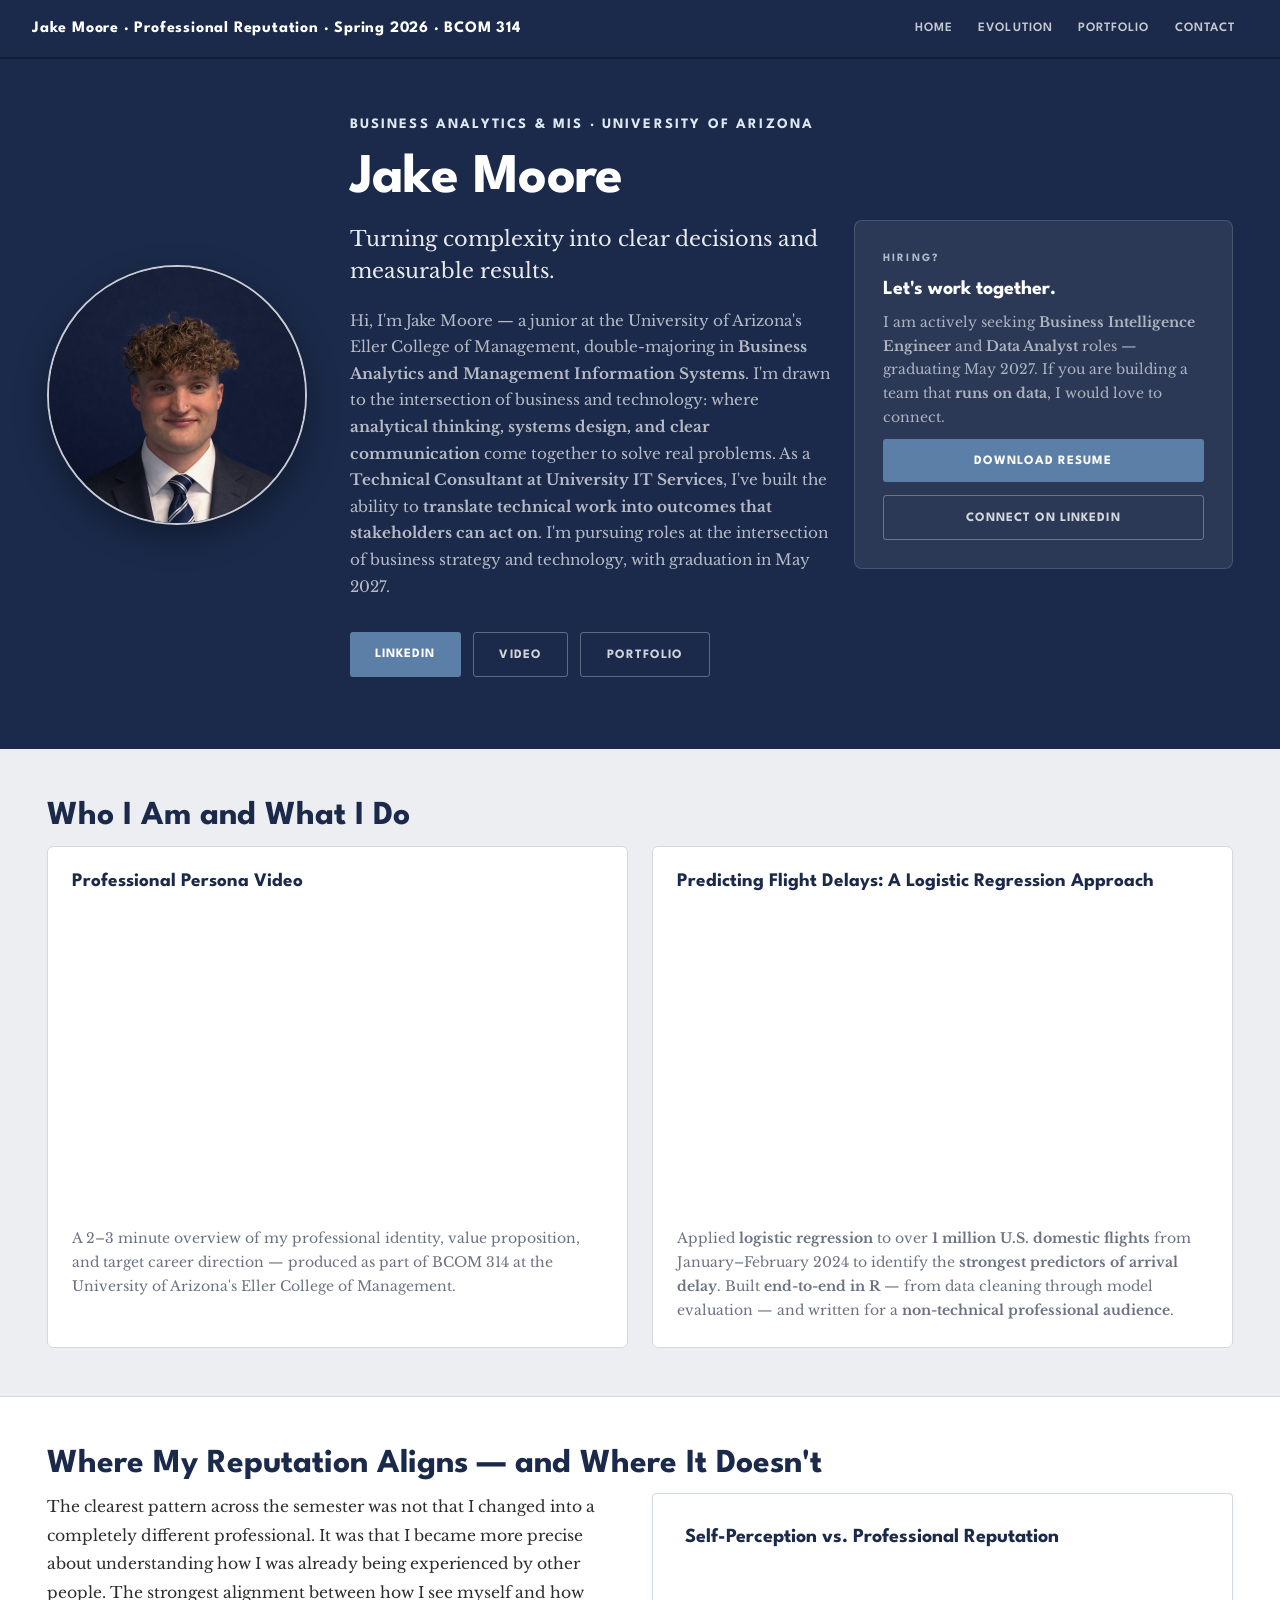
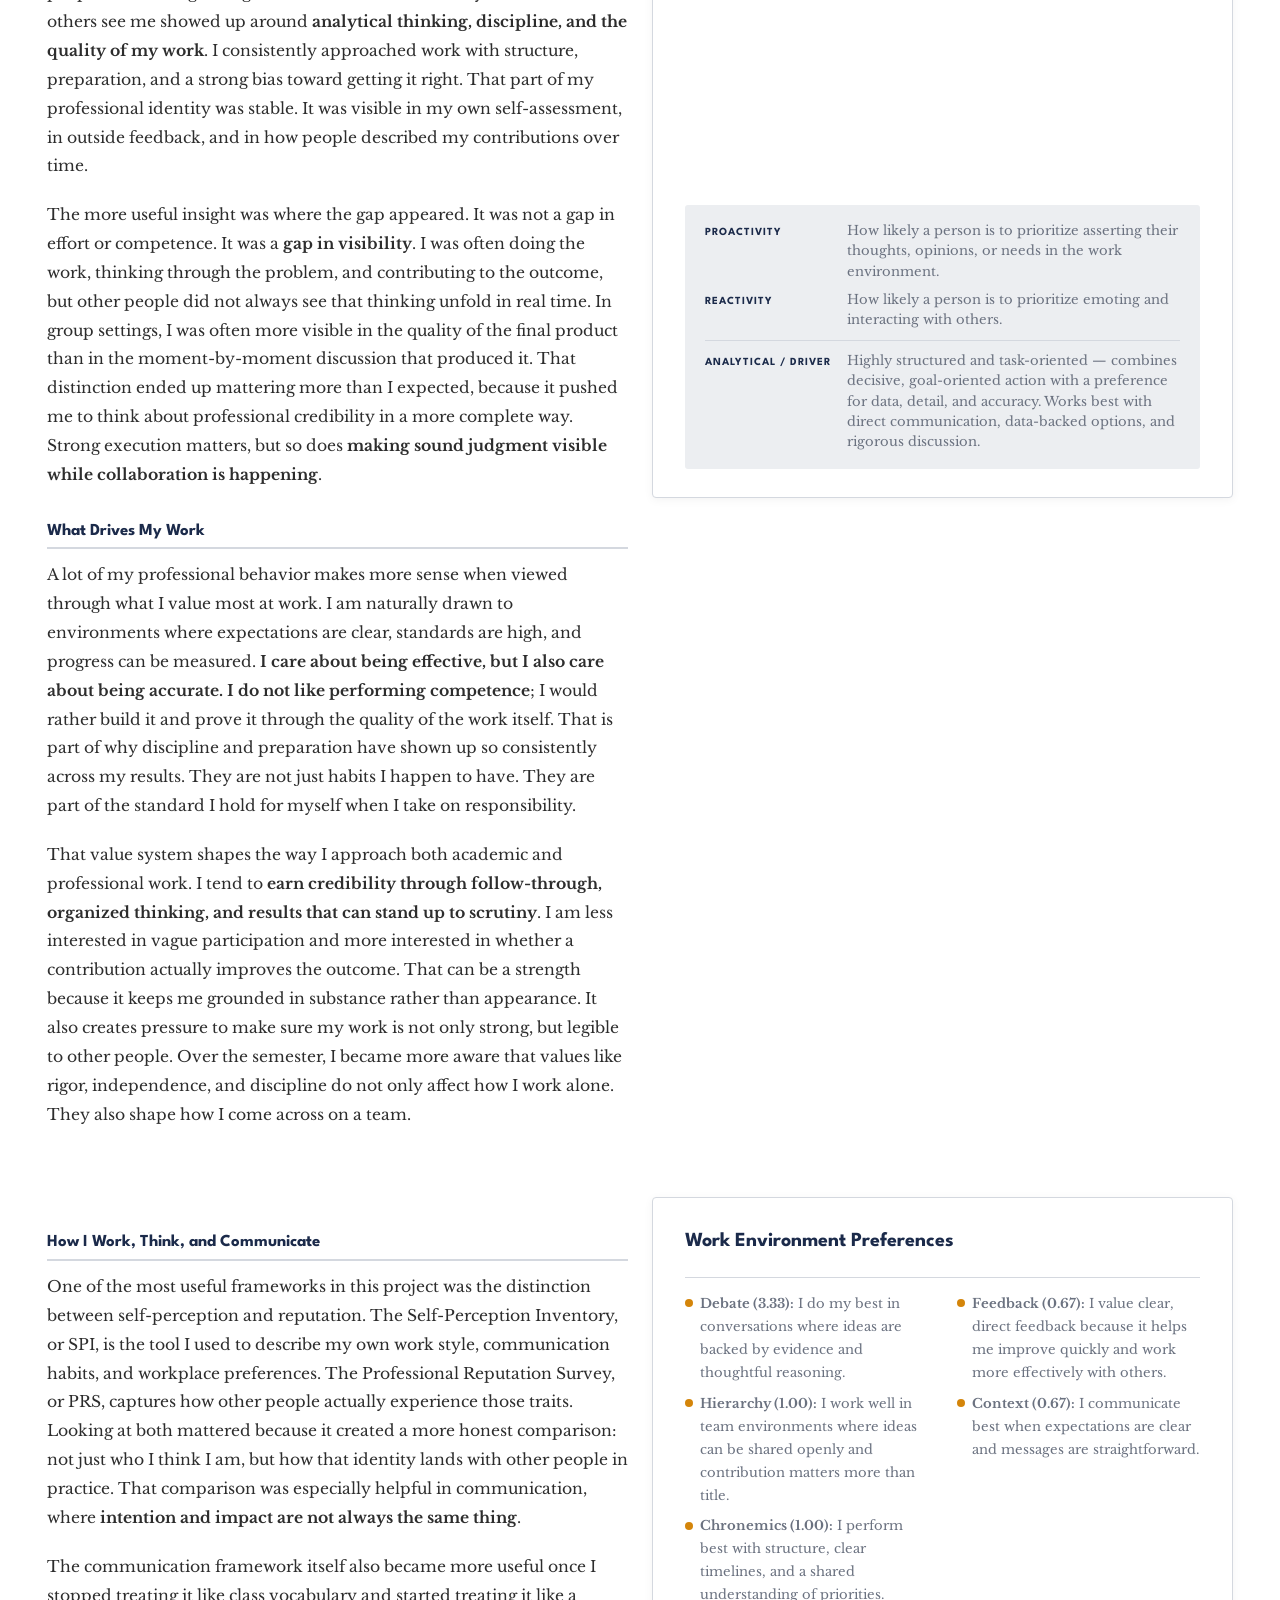
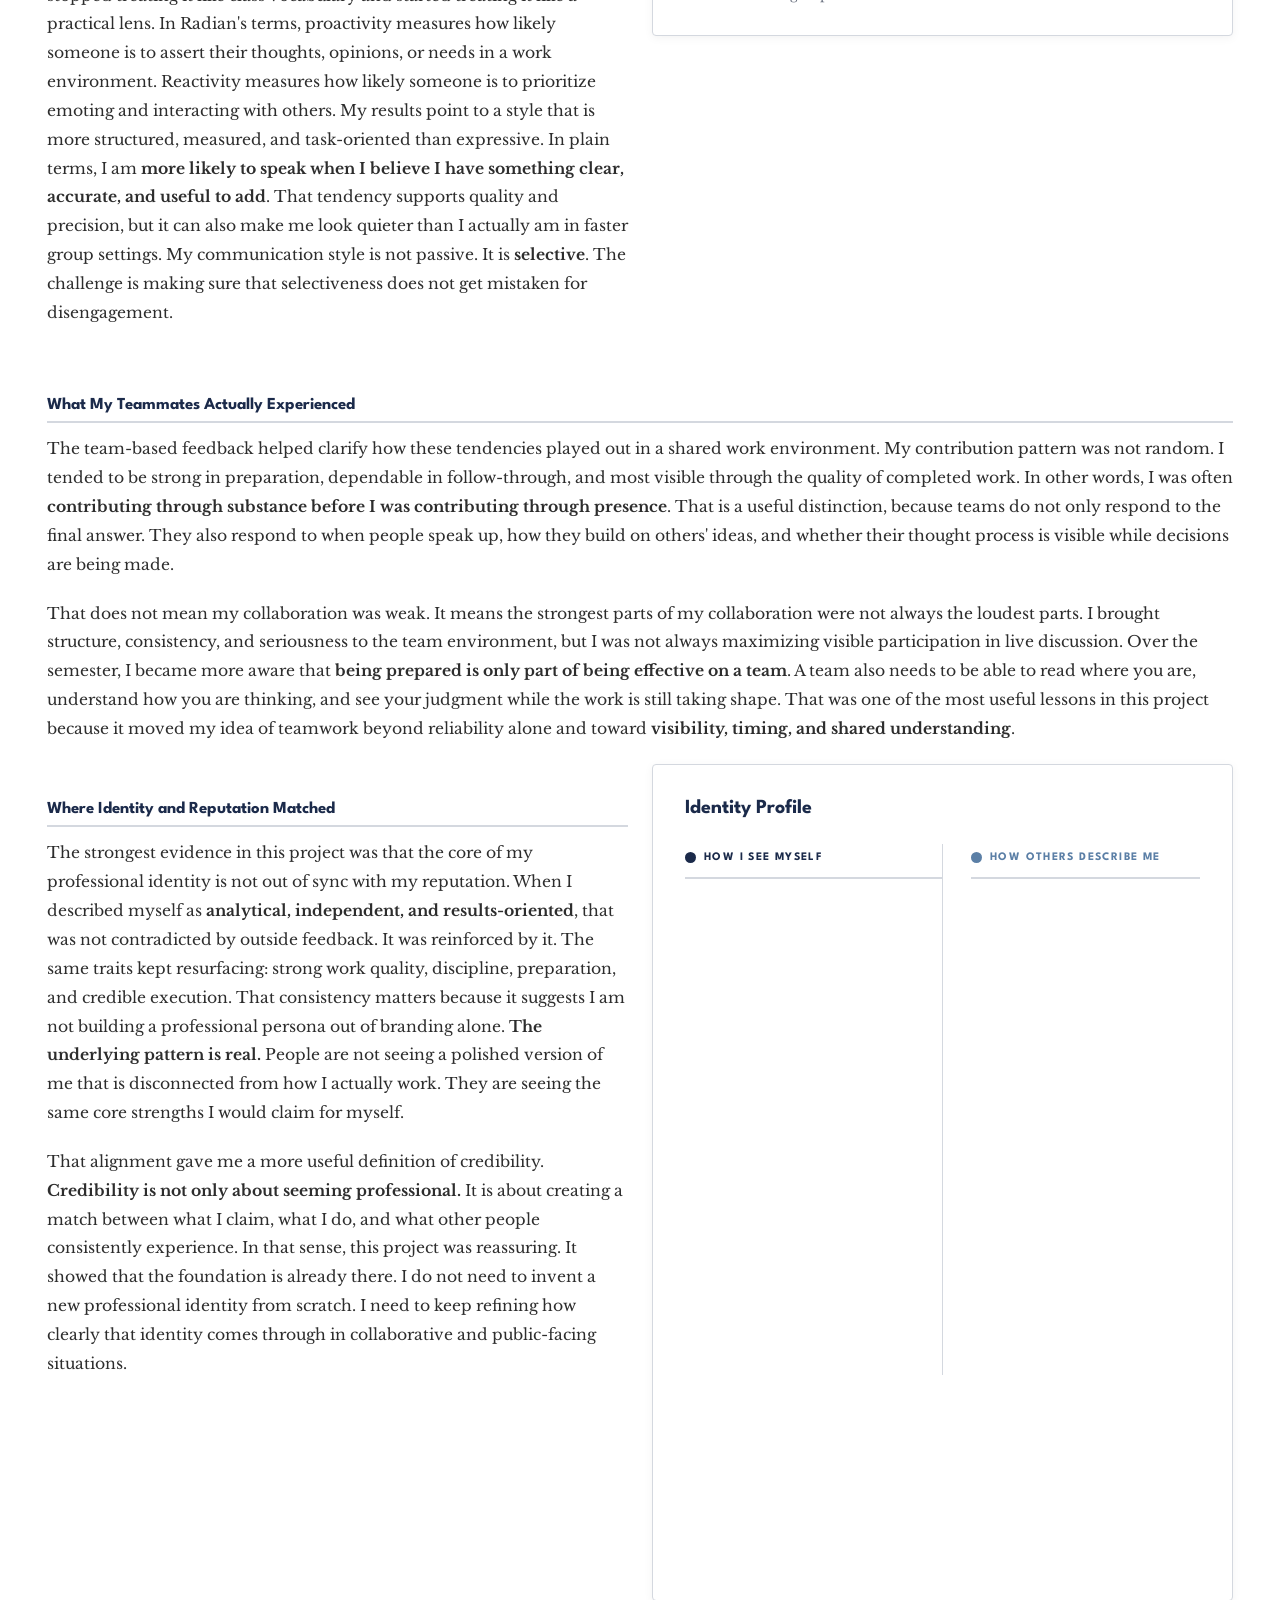
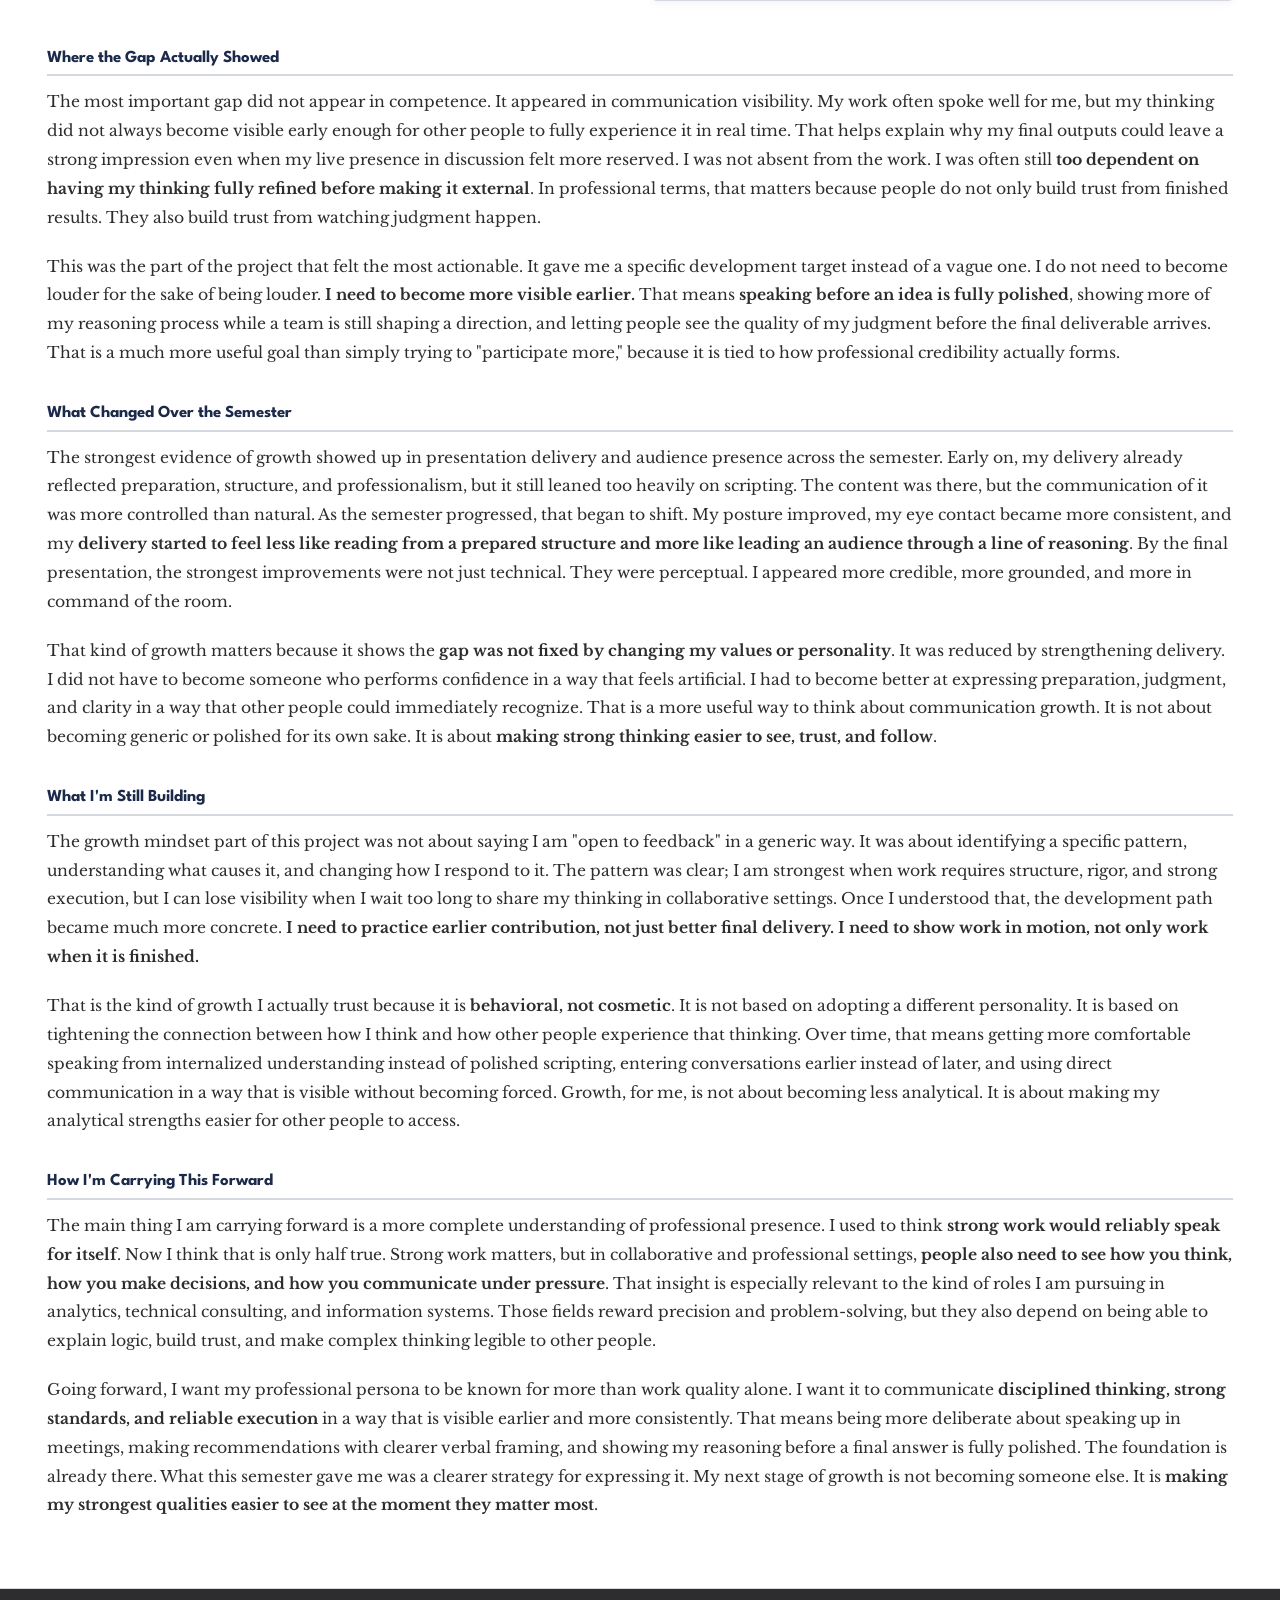
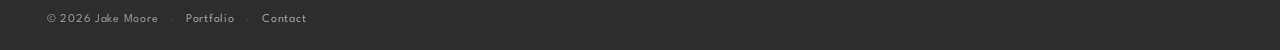
<file: index.html>
<!DOCTYPE html>
<html lang="en">

<head>
  <meta charset="UTF-8" />
  <meta name="viewport" content="width=device-width, initial-scale=1.0" />
  <title>Jake Moore | Professional Persona</title>
  <meta name="description" content="Business Analytics &amp; MIS student at the University of Arizona — BCOM 314 Professional Persona." />

  <!-- Open Graph -->
  <meta property="og:title" content="Jake Moore | Professional Persona" />
  <meta property="og:description" content="Business Analytics &amp; MIS student at the University of Arizona." />
  <meta property="og:type" content="website" />
  <meta property="og:url" content="https://jahe-moore.github.io/bcom314-portfolio/" />
  <meta property="og:image" content="https://jahe-moore.github.io/bcom314-portfolio/headshot.png" />
  <meta property="og:image:alt" content="Professional headshot of Jake Moore" />

  <!-- Twitter Card -->
  <meta name="twitter:card" content="summary_large_image" />
  <meta name="twitter:title" content="Jake Moore | Professional Persona" />
  <meta name="twitter:description" content="Business Analytics &amp; MIS student at the University of Arizona." />
  <meta name="twitter:image" content="https://jahe-moore.github.io/bcom314-portfolio/headshot.png" />
  <link rel="stylesheet" href="https://cdn.jsdelivr.net/npm/bootstrap@5.3.3/dist/css/bootstrap.min.css">
  <link rel="preconnect" href="https://fonts.googleapis.com">
  <link rel="preconnect" href="https://fonts.gstatic.com" crossorigin>
  <link href="https://fonts.googleapis.com/css2?family=League+Spartan:wght@400;600;700&family=Libre+Baskerville:ital,wght@0,400;0,700;1,400&display=swap" rel="stylesheet">
  <link rel="stylesheet" href="https://cdnjs.cloudflare.com/ajax/libs/font-awesome/6.5.2/css/all.min.css" integrity="sha512-SnH5WK+bZxgPHs44uWIX+LLJAJ9/2PkPKZ5QiAj6Ta86w+fsb2TkcmfRyVX3pBnMFcV7oQPJkl9QevSCWr3W6A==" crossorigin="anonymous" referrerpolicy="no-referrer" />
  <link rel="stylesheet" href="styles.css">
  <script src="https://d3js.org/d3.v7.min.js"></script>
  <style>
    /* ── Evolution paragraph spacing ────────────────────────── */
    .evo-essay-body {
      margin-bottom: 1.25rem;
    }

    /* ── Viz: CSS variables extension ──────────────────────── */
    :root {
      --white:  #FFFFFF;
      --orange: #D4850A;
    }

    /* ── Tooltip ─────────────────────────────────────────────── */
    #tooltip {
      position: fixed;
      pointer-events: none;
      background: var(--navy);
      color: var(--white);
      font-family: 'League Spartan', sans-serif;
      font-size: 0.82rem;
      line-height: 1.5;
      padding: 0.55rem 0.85rem;
      border-radius: 3px;
      opacity: 0;
      transition: opacity 0.12s ease;
      z-index: 9999;
      max-width: 260px;
    }
    #tooltip.visible { opacity: 1; }

    /* ── Viz section card ────────────────────────────────────── */
    .viz-section {
      background: var(--white);
      border: 1px solid var(--border);
      border-radius: 4px;
      padding: 2rem 2rem 1.75rem;
      margin-bottom: 0;
      box-shadow: 0 2px 10px rgba(0,0,0,0.05);
    }
    .viz-header h2 {
      font-size: 1.25rem;
      margin-bottom: 1.5rem;
    }

    /* ── Visual 1 — Identity Profile ────────────────────────── */
    .adj-grid {
      display: grid;
      grid-template-columns: 1fr 1px 1fr;
      gap: 0 0;
      margin-bottom: 1.5rem;
    }
    .adj-col { padding: 0.25rem 0; }
    .adj-col:last-child { padding-left: 1.75rem; }
    .adj-col-header {
      font-family: 'League Spartan', sans-serif;
      font-size: 0.72rem;
      font-weight: 700;
      letter-spacing: 0.12em;
      text-transform: uppercase;
      display: flex;
      align-items: center;
      gap: 0.5rem;
      margin-bottom: 1rem;
      padding-bottom: 0.55rem;
      border-bottom: 2px solid var(--border);
    }
    .adj-col-dot { width: 11px; height: 11px; border-radius: 50%; flex-shrink: 0; }
    .adj-sep { background: var(--border); }
    .adj-pills-wrap { display: flex; flex-wrap: wrap; gap: 0.55rem; }
    .apill {
      font-family: 'League Spartan', sans-serif;
      font-weight: 700;
      text-transform: uppercase;
      letter-spacing: 0.05em;
      border-radius: 3px;
      display: inline-block;
      opacity: 0;
      transform: translateY(10px);
      transition: opacity 0.4s ease, transform 0.4s ease, box-shadow 0.2s ease;
    }
    .apill.visible { opacity: 1; transform: translateY(0); }
    .apill:hover { transform: translateY(-2px) !important; box-shadow: 0 5px 16px rgba(0,0,0,0.13); }
    .apill-self     { font-size: 0.84rem; padding: 0.42rem 0.95rem; background: var(--navy);       color: var(--white); }
    .apill-primary  { font-size: 0.84rem; padding: 0.42rem 0.95rem; background: var(--steel);      color: var(--white); }
    .apill-secondary{ font-size: 0.79rem; padding: 0.38rem 0.85rem; background: var(--steel-light);color: var(--navy);  border: 1px solid var(--steel); }
    .apill-group-label {
      width: 100%;
      font-family: 'League Spartan', sans-serif;
      font-size: 0.62rem;
      font-weight: 600;
      letter-spacing: 0.1em;
      text-transform: uppercase;
      color: var(--text-muted);
      margin: 0.55rem 0 0.2rem;
    }
    .adj-strengths {
      padding-top: 1.35rem;
      border-top: 1px solid var(--border);
      opacity: 0;
      transform: translateY(14px);
      transition: opacity 0.55s ease, transform 0.55s ease;
    }
    .adj-strengths.visible { opacity: 1; transform: translateY(0); }
    .adj-strengths-label {
      font-family: 'League Spartan', sans-serif;
      font-size: 0.68rem;
      font-weight: 700;
      letter-spacing: 0.12em;
      text-transform: uppercase;
      color: var(--text-muted);
      margin-bottom: 0.7rem;
    }
    .tag-cluster { display: flex; flex-wrap: wrap; gap: 0.5rem; }
    .strength-tag {
      font-family: 'League Spartan', sans-serif;
      font-size: 0.76rem;
      font-weight: 600;
      letter-spacing: 0.05em;
      text-transform: uppercase;
      padding: 0.36rem 0.88rem;
      background: var(--steel-light);
      color: var(--navy);
      border: 1px solid var(--steel);
      border-radius: 2px;
    }

    /* ── Visual 2 — Self vs Others ───────────────────────────── */
    #chart-v2 svg { width: 100%; height: auto; display: block; }
    .gap-panel {
      display: grid;
      grid-template-columns: 1fr auto 1fr;
      gap: 0;
      margin-top: 1.5rem;
      padding-top: 1.5rem;
      border-top: 1px solid var(--border);
      opacity: 0;
      transform: translateY(16px);
      transition: opacity 0.55s ease, transform 0.55s ease;
    }
    .gap-panel.visible { opacity: 1; transform: translateY(0); }
    .gp-col { padding: 1.1rem 1.3rem; border-radius: 3px; }
    .gp-self   { background: rgba(27,42,74,0.05);   border-left:  3px solid var(--navy);  }
    .gp-others { background: rgba(91,127,166,0.08); border-right: 3px solid var(--steel); }
    .gp-header { font-family: 'League Spartan', sans-serif; font-size: 0.9rem; font-weight: 700; margin-bottom: 0.15rem; }
    .gp-self .gp-header   { color: var(--navy);  }
    .gp-others .gp-header { color: var(--steel); }
    .gp-row {
      display: flex;
      justify-content: space-between;
      font-family: 'League Spartan', sans-serif;
      font-size: 0.84rem;
      color: var(--text-muted);
      padding: 0.22rem 0;
      border-bottom: 1px solid var(--border);
    }
    .gp-val { font-weight: 700; }
    .gp-self .gp-val   { color: var(--navy);  }
    .gp-others .gp-val { color: var(--steel); }
    .gp-style { font-family: 'League Spartan', sans-serif; font-size: 0.95rem; font-weight: 700; margin-top: 0.6rem; }
    .gp-self .gp-style   { color: var(--navy);  }
    .gp-others .gp-style { color: var(--steel); }
    .gp-arrow {
      display: flex;
      flex-direction: column;
      align-items: center;
      justify-content: center;
      padding: 0.75rem 1.5rem;
      gap: 0.1rem;
    }
    .gp-delta       { font-family: 'League Spartan', sans-serif; font-size: 1.55rem; font-weight: 700; color: var(--steel); text-align: center; line-height: 1; }
    .gp-arrow-icon  { font-size: 1.5rem; color: var(--border); line-height: 1.2; }
    .gp-delta-label {
      font-family: 'League Spartan', sans-serif;
      font-size: 0.6rem;
      font-weight: 600;
      letter-spacing: 0.1em;
      text-transform: uppercase;
      color: var(--text-muted);
      text-align: center;
    }

    /* ── Visual 3 — Work Environment Preferences ─────────────── */
    #chart-v3 svg { width: 100%; height: auto; display: block; }
    .ann-grid {
      display: grid;
      grid-template-columns: 1fr 1fr;
      gap: 0.5rem 1.75rem;
      margin-top: 1.1rem;
      padding-top: 0.9rem;
      border-top: 1px solid var(--border);
    }
    .ann-item { display: flex; align-items: flex-start; gap: 0.45rem; font-size: 0.82rem; color: var(--text-muted); }
    .ann-dot  { width: 8px; height: 8px; border-radius: 50%; background: var(--orange); flex-shrink: 0; margin-top: 0.38rem; }

    /* ── Axis definition note ─────────────────────────────────── */
    .style-note {
      margin-top: 1.25rem;
      padding: 1rem 1.25rem;
      background: var(--light-gray);
      border-radius: 3px;
      display: flex;
      flex-direction: column;
      gap: 0.5rem;
    }
    .sn-row { display: flex; align-items: baseline; gap: 0.85rem; }
    .sn-term {
      font-family: 'League Spartan', sans-serif;
      font-size: 0.68rem;
      font-weight: 700;
      letter-spacing: 0.09em;
      text-transform: uppercase;
      color: var(--navy);
      white-space: nowrap;
      min-width: 128px;
    }
    .sn-def     { font-family: 'Libre Baskerville', serif; font-size: 0.82rem; color: var(--text-muted); line-height: 1.55; }
    .sn-divider { height: 1px; background: var(--border); margin: 0.1rem 0; }

    /* ── Viz responsive ───────────────────────────────────────── */
    @media (max-width: 640px) {
      .adj-grid { grid-template-columns: 1fr; }
      .adj-sep  { display: none; }
      .adj-col:last-child { padding-left: 0; padding-top: 1.25rem; border-top: 1px solid var(--border); }
      .gap-panel { grid-template-columns: 1fr; }
      .gp-arrow  { flex-direction: row; padding: 1rem 0; }
      .ann-grid  { grid-template-columns: 1fr; }
    }
  </style>
</head>

<body>

<div id="tooltip"></div>

  <!-- ── Navbar ── -->
  <nav class="navbar navbar-expand-lg navbar-dark fixed-top">
    <div class="container">
      <a class="navbar-brand" href="index.html">Jake Moore &middot; Professional Reputation &middot; Spring 2026 &middot; BCOM 314</a>
      <button class="navbar-toggler" type="button" data-bs-toggle="collapse" data-bs-target="#navbarNav">
        <span class="navbar-toggler-icon"></span>
      </button>
      <div class="collapse navbar-collapse" id="navbarNav">
        <ul class="navbar-nav ms-auto">
          <li class="nav-item"><a class="nav-link" href="index.html">Home</a></li>
          <li class="nav-item"><a class="nav-link" href="index.html#evolution">Evolution</a></li>
          <li class="nav-item"><a class="nav-link" href="portfolio.html">Portfolio</a></li>
          <li class="nav-item"><a class="nav-link" href="contact.html">Contact</a></li>
        </ul>
      </div>
    </div>
  </nav>

  <!-- ══════════════════════════════════════════════
       1 + 2. BIO & RESUME — merged into one navy section
       Three columns: headshot | bio text | resume card
       ══════════════════════════════════════════════ -->
  <section id="about" class="hero-section">
    <div class="container">
      <div class="row g-4 align-items-center">

        <!-- Headshot — far left, desktop only -->
        <div class="col-lg-3">
          <img src="headshot.png" alt="Jake Moore" class="hero-headshot">
        </div>

        <!-- Bio text — center column -->
        <div class="col-lg-5">
          <p class="hero-eyebrow">Business Analytics &amp; MIS · University of Arizona</p>
          <h1 class="hero-name">Jake Moore</h1>
          <p class="hero-tagline">Turning complexity into clear decisions and measurable results.</p>
          <p class="hero-body">Hi, I'm Jake Moore — a junior at the University of Arizona's Eller College of Management, double-majoring in <strong>Business Analytics and Management Information Systems</strong>. I'm drawn to the intersection of business and technology: where <strong>analytical thinking, systems design, and clear communication</strong> come together to solve real problems. As a <strong>Technical Consultant at University IT Services</strong>, I've built the ability to <strong>translate technical work into outcomes that stakeholders can act on</strong>. I'm pursuing roles at the intersection of business strategy and technology, with graduation in May 2027.</p>
          <div class="hero-links">
            <a class="btn-hero-primary" href="https://www.linkedin.com/in/jake-moore74/" target="_blank" rel="noopener">LinkedIn</a>
            <a class="btn-hero-secondary" href="#video">Video</a>
            <a class="btn-hero-secondary" href="portfolio.html">Portfolio</a>
          </div>
        </div>

        <!-- Resume card — right column, anchored for nav -->
        <div id="resume" class="col-lg-4">
          <div class="hero-resume-card">
            <p class="hero-resume-label">Hiring?</p>
            <h2 class="hero-resume-heading">Let's work together.</h2>
            <p class="hero-resume-body">I am actively seeking <strong>Business Intelligence Engineer</strong> and <strong>Data Analyst</strong> roles — graduating May 2027. If you are building a team that <strong>runs on data</strong>, I would love to connect.</p>
            <a class="btn-hero-primary" href="JakeMoore_Resume_April.pdf" target="_blank" rel="noopener" style="display:block; text-align:center;">Download Resume</a>
            <a class="btn-hero-secondary" href="https://www.linkedin.com/in/jake-moore74/" target="_blank" rel="noopener" style="display:block; margin-top: 0.2rem; text-align:center;">Connect on LinkedIn</a>
          </div>
        </div>

      </div>
    </div>
  </section>

  <!-- ══════════════════════════════════════════════
       3. VIDEOS — who I am + what I do, side by side
       Background: light gray — sits directly below hero
       ══════════════════════════════════════════════ -->
  <section id="video" class="section section-light">
    <div class="container">
      <h2 class="section-heading">Who I Am and What I Do</h2>
      <div class="site-grid-2 mt-1">

        <!-- Card 1: Professional Persona Video -->
        <div>
          <div class="video-card">
            <h3 class="video-card-heading">Professional Persona Video</h3>
            <div class="ratio ratio-16x9">
              <iframe src="https://www.youtube.com/embed/9YYv96tLeZg?si=Ii6nUvOflyHa9fxR" title="YouTube video player" frameborder="0" allow="accelerometer; autoplay; clipboard-write; encrypted-media; gyroscope; picture-in-picture; web-share" referrerpolicy="strict-origin-when-cross-origin" allowfullscreen></iframe>
            </div>
            <p class="video-card-body">A 2–3 minute overview of my professional identity, value proposition, and target career direction — produced as part of BCOM 314 at the University of Arizona's Eller College of Management.</p>
          </div>
        </div>

        <!-- Card 2: Flight Delay Analysis -->
        <div>
          <div class="video-card">
            <h3 class="video-card-heading">Predicting Flight Delays: A Logistic Regression Approach</h3>
            <div class="ratio ratio-16x9">
              <iframe src="https://www.youtube.com/embed/DvZcNDcUFfU" title="Predicting Flight Delays: Logistic Regression" frameborder="0"
                allow="accelerometer; autoplay; clipboard-write; encrypted-media; gyroscope; picture-in-picture"
                referrerpolicy="strict-origin-when-cross-origin" allowfullscreen></iframe>
            </div>
            <p class="video-card-body">Applied <strong>logistic regression</strong> to over <strong>1 million U.S. domestic flights</strong> from January–February 2024 to identify the <strong>strongest predictors of arrival delay</strong>. Built <strong>end-to-end in R</strong> — from data cleaning through model evaluation — and written for a <strong>non-technical professional audience</strong>.</p>
          </div>
        </div>

      </div>
    </div>
  </section>

  <!-- ══════════════════════════════════════════════
       4. PROFESSIONAL PERSONA EVOLUTION
       ══════════════════════════════════════════════ -->
  <section id="evolution" class="section" style="border-top: 1px solid var(--border); border-bottom: 1px solid var(--border);">
    <div class="container">

      <h2 class="section-heading">Where My Reputation Aligns — and Where It Doesn't</h2>

      <!-- Row 1: Intro + What Drives My Work (left) | Visual 2 (right)
           Grouping both sections in the left column matches the tall visual's height. -->
      <div class="row align-items-start g-4 mb-5">
        <div class="col-lg-6">
          <p class="evo-essay-body">The clearest pattern across the semester was not that I changed into a completely different professional. It was that I became more precise about understanding how I was already being experienced by other people. The strongest alignment between how I see myself and how others see me showed up around <strong>analytical thinking, discipline, and the quality of my work</strong>. I consistently approached work with structure, preparation, and a strong bias toward getting it right. That part of my professional identity was stable. It was visible in my own self-assessment, in outside feedback, and in how people described my contributions over time.</p>
          <p class="evo-essay-body">The more useful insight was where the gap appeared. It was not a gap in effort or competence. It was a <strong>gap in visibility</strong>. I was often doing the work, thinking through the problem, and contributing to the outcome, but other people did not always see that thinking unfold in real time. In group settings, I was often more visible in the quality of the final product than in the moment-by-moment discussion that produced it. That distinction ended up mattering more than I expected, because it pushed me to think about professional credibility in a more complete way. Strong execution matters, but so does <strong>making sound judgment visible while collaboration is happening</strong>.</p>
          <h3 class="evo-subsection-heading" style="margin-top: 2rem;">What Drives My Work</h3>
          <p class="evo-essay-body">A lot of my professional behavior makes more sense when viewed through what I value most at work. I am naturally drawn to environments where expectations are clear, standards are high, and progress can be measured. <strong>I care about being effective, but I also care about being accurate.</strong> <strong>I do not like performing competence</strong>; I would rather build it and prove it through the quality of the work itself. That is part of why discipline and preparation have shown up so consistently across my results. They are not just habits I happen to have. They are part of the standard I hold for myself when I take on responsibility.</p>
          <p class="evo-essay-body">That value system shapes the way I approach both academic and professional work. I tend to <strong>earn credibility through follow-through, organized thinking, and results that can stand up to scrutiny</strong>. I am less interested in vague participation and more interested in whether a contribution actually improves the outcome. That can be a strength because it keeps me grounded in substance rather than appearance. It also creates pressure to make sure my work is not only strong, but legible to other people. Over the semester, I became more aware that values like rigor, independence, and discipline do not only affect how I work alone. They also shape how I come across on a team.</p>
        </div>
        <div class="col-lg-6">
          <section class="viz-section" id="viz2">
            <div class="viz-header">
              <h2>Self-Perception vs. Professional Reputation</h2>
            </div>
            <div id="chart-v2"></div>
            <div class="gap-panel" id="gap-panel">
              <div class="gp-col gp-self">
                <div class="gp-header">Self-Perception</div>
                <div class="gp-row"><span>Proactivity</span><span class="gp-val">0.0</span></div>
                <div class="gp-row"><span>Reactivity</span><span class="gp-val">−9.0</span></div>
                <div class="gp-style">Analytical / Driver</div>
              </div>
              <div class="gp-arrow">
                <div class="gp-delta">Δ +3.80</div>
                <div class="gp-arrow-icon">→</div>
                <div class="gp-delta-label">on proactivity</div>
              </div>
              <div class="gp-col gp-others">
                <div class="gp-header">Professional Reputation</div>
                <div class="gp-row"><span>Proactivity</span><span class="gp-val">+3.80</span></div>
                <div class="gp-row"><span>Reactivity</span><span class="gp-val">−6.20</span></div>
                <div class="gp-style">Driver</div>
              </div>
            </div>
            <div class="style-note">
              <div class="sn-row">
                <span class="sn-term">Proactivity</span>
                <span class="sn-def">How likely a person is to prioritize asserting their thoughts, opinions, or needs in the work environment.</span>
              </div>
              <div class="sn-row">
                <span class="sn-term">Reactivity</span>
                <span class="sn-def">How likely a person is to prioritize emoting and interacting with others.</span>
              </div>
              <div class="sn-divider"></div>
              <div class="sn-row">
                <span class="sn-term">Analytical / Driver</span>
                <span class="sn-def">Highly structured and task-oriented — combines decisive, goal-oriented action with a preference for data, detail, and accuracy. Works best with direct communication, data-backed options, and rigorous discussion.</span>
              </div>
            </div>
          </section>
        </div>
      </div>

      <!-- Row 2: How I Work + What My Teammates (left) | Visual 3 (right)
           Two text sections fill the left column to balance Visual 3's height. -->
      <div class="row align-items-start g-4 mb-5">
        <div class="col-lg-6">
          <h3 class="evo-subsection-heading">How I Work, Think, and Communicate</h3>
          <p class="evo-essay-body">One of the most useful frameworks in this project was the distinction between self-perception and reputation. The Self-Perception Inventory, or SPI, is the tool I used to describe my own work style, communication habits, and workplace preferences. The Professional Reputation Survey, or PRS, captures how other people actually experience those traits. Looking at both mattered because it created a more honest comparison: not just who I think I am, but how that identity lands with other people in practice. That comparison was especially helpful in communication, where <strong>intention and impact are not always the same thing</strong>.</p>
          <p class="evo-essay-body">The communication framework itself also became more useful once I stopped treating it like class vocabulary and started treating it like a practical lens. In Radian's terms, proactivity measures how likely someone is to assert their thoughts, opinions, or needs in a work environment. Reactivity measures how likely someone is to prioritize emoting and interacting with others. My results point to a style that is more structured, measured, and task-oriented than expressive. In plain terms, I am <strong>more likely to speak when I believe I have something clear, accurate, and useful to add</strong>. That tendency supports quality and precision, but it can also make me look quieter than I actually am in faster group settings. My communication style is not passive. It is <strong>selective</strong>. The challenge is making sure that selectiveness does not get mistaken for disengagement.</p>
        </div>
        <div class="col-lg-6">
          <section class="viz-section" id="viz3">
            <div class="viz-header">
              <h2>Work Environment Preferences</h2>
            </div>
            <div id="chart-v3"></div>
            <div class="ann-grid">
              <div class="ann-item">
                <div class="ann-dot"></div>
                <div><strong>Debate (3.33):</strong> I do my best in conversations where ideas are backed by evidence and thoughtful reasoning.</div>
              </div>
              <div class="ann-item">
                <div class="ann-dot"></div>
                <div><strong>Feedback (0.67):</strong> I value clear, direct feedback because it helps me improve quickly and work more effectively with others.</div>
              </div>
              <div class="ann-item">
                <div class="ann-dot"></div>
                <div><strong>Hierarchy (1.00):</strong> I work well in team environments where ideas can be shared openly and contribution matters more than title.</div>
              </div>
              <div class="ann-item">
                <div class="ann-dot"></div>
                <div><strong>Context (0.67):</strong> I communicate best when expectations are clear and messages are straightforward.</div>
              </div>
              <div class="ann-item">
                <div class="ann-dot"></div>
                <div><strong>Chronemics (1.00):</strong> I perform best with structure, clear timelines, and a shared understanding of priorities.</div>
              </div>
            </div>
          </section>
        </div>
      </div>
      <h3 class="evo-subsection-heading">What My Teammates Actually Experienced</h3>
      <p class="evo-essay-body">The team-based feedback helped clarify how these tendencies played out in a shared work environment. My contribution pattern was not random. I tended to be strong in preparation, dependable in follow-through, and most visible through the quality of completed work. In other words, I was often <strong>contributing through substance before I was contributing through presence</strong>. That is a useful distinction, because teams do not only respond to the final answer. They also respond to when people speak up, how they build on others' ideas, and whether their thought process is visible while decisions are being made.</p>
      <p class="evo-essay-body">That does not mean my collaboration was weak. It means the strongest parts of my collaboration were not always the loudest parts. I brought structure, consistency, and seriousness to the team environment, but I was not always maximizing visible participation in live discussion. Over the semester, I became more aware that <strong>being prepared is only part of being effective on a team</strong>. A team also needs to be able to read where you are, understand how you are thinking, and see your judgment while the work is still taking shape. That was one of the most useful lessons in this project because it moved my idea of teamwork beyond reliability alone and toward <strong>visibility, timing, and shared understanding</strong>.</p>

      <!-- Row 3: Where Identity Matched (left) | Visual 1 (right) -->
      <div class="row align-items-start g-4 mb-5">
        <div class="col-lg-6">
          <h3 class="evo-subsection-heading">Where Identity and Reputation Matched</h3>
          <p class="evo-essay-body">The strongest evidence in this project was that the core of my professional identity is not out of sync with my reputation. When I described myself as <strong>analytical, independent, and results-oriented</strong>, that was not contradicted by outside feedback. It was reinforced by it. The same traits kept resurfacing: strong work quality, discipline, preparation, and credible execution. That consistency matters because it suggests I am not building a professional persona out of branding alone. <strong>The underlying pattern is real.</strong> People are not seeing a polished version of me that is disconnected from how I actually work. They are seeing the same core strengths I would claim for myself.</p>
          <p class="evo-essay-body">That alignment gave me a more useful definition of credibility. <strong>Credibility is not only about seeming professional.</strong> It is about creating a match between what I claim, what I do, and what other people consistently experience. In that sense, this project was reassuring. It showed that the foundation is already there. I do not need to invent a new professional identity from scratch. I need to keep refining how clearly that identity comes through in collaborative and public-facing situations.</p>
        </div>
        <div class="col-lg-6">
          <section class="viz-section" id="viz1">
            <div class="viz-header">
              <h2>Identity Profile</h2>
            </div>
            <div class="adj-grid">
              <div class="adj-col">
                <div class="adj-col-header">
                  <span class="adj-col-dot" style="background:var(--navy)"></span>
                  <span style="color:var(--navy)">How I See Myself</span>
                </div>
                <div class="adj-pills-wrap">
                  <span class="apill apill-self" data-delay="0">Driven</span>
                  <span class="apill apill-self" data-delay="90">Hard-Working</span>
                  <span class="apill apill-self" data-delay="180">Problem-Solver</span>
                  <span class="apill apill-self" data-delay="270">Growth-Oriented</span>
                  <span class="apill apill-self" data-delay="360">Independent</span>
                  <span class="apill apill-self" data-delay="450">Well-Informed</span>
                  <span class="apill apill-self" data-delay="540">Good with Numbers</span>
                </div>
              </div>
              <div class="adj-sep"></div>
              <div class="adj-col">
                <div class="adj-col-header">
                  <span class="adj-col-dot" style="background:var(--steel)"></span>
                  <span style="color:var(--steel)">How Others Describe Me</span>
                </div>
                <div class="adj-pills-wrap">
                  <div class="apill-group-label" style="opacity:0;transition:opacity 0.4s ease 0.28s" id="others-primary-label">Most Selected</div>
                  <span class="apill apill-primary" data-delay="320">Leaderlike</span>
                  <span class="apill apill-primary" data-delay="400">Driven</span>
                  <span class="apill apill-primary" data-delay="480">Hard-Working</span>
                  <span class="apill apill-primary" data-delay="560">Perfectionistic</span>
                  <span class="apill apill-primary" data-delay="640">Problem-Solver</span>
                  <div class="apill-group-label" style="opacity:0;transition:opacity 0.4s ease 0.7s" id="others-secondary-label">Also Noted</div>
                  <span class="apill apill-secondary" data-delay="800">Competitive</span>
                  <span class="apill apill-secondary" data-delay="880">Growth-Oriented</span>
                  <span class="apill apill-secondary" data-delay="960">Good with Numbers</span>
                  <span class="apill apill-secondary" data-delay="1040">Independent</span>
                  <span class="apill apill-secondary" data-delay="1120">Well-Informed</span>
                </div>
              </div>
            </div>
            <div class="adj-strengths" id="adj-strengths">
              <div class="adj-strengths-label">What my network consistently notices</div>
              <div class="tag-cluster">
                <span class="strength-tag">Driven</span>
                <span class="strength-tag">Strong Work Ethic</span>
                <span class="strength-tag">High-Quality Work</span>
                <span class="strength-tag">Preparation &amp; Discipline</span>
                <span class="strength-tag">Attention to Detail</span>
                <span class="strength-tag">Lead-by-Example</span>
                <span class="strength-tag">Silent Leader</span>
                <span class="strength-tag">Well Respected</span>
              </div>
            </div>
          </section>
        </div>
      </div>

      <!-- Where the Gap Actually Showed (full width) -->
      <h3 class="evo-subsection-heading">Where the Gap Actually Showed</h3>
      <p class="evo-essay-body">The most important gap did not appear in competence. It appeared in communication visibility. My work often spoke well for me, but my thinking did not always become visible early enough for other people to fully experience it in real time. That helps explain why my final outputs could leave a strong impression even when my live presence in discussion felt more reserved. I was not absent from the work. I was often still <strong>too dependent on having my thinking fully refined before making it external</strong>. In professional terms, that matters because people do not only build trust from finished results. They also build trust from watching judgment happen.</p>
      <p class="evo-essay-body">This was the part of the project that felt the most actionable. It gave me a specific development target instead of a vague one. I do not need to become louder for the sake of being louder. <strong>I need to become more visible earlier.</strong> That means <strong>speaking before an idea is fully polished</strong>, showing more of my reasoning process while a team is still shaping a direction, and letting people see the quality of my judgment before the final deliverable arrives. That is a much more useful goal than simply trying to "participate more," because it is tied to how professional credibility actually forms.</p>

      <!-- What Changed Over the Semester (full width) -->
      <h3 class="evo-subsection-heading">What Changed Over the Semester</h3>
      <p class="evo-essay-body">The strongest evidence of growth showed up in presentation delivery and audience presence across the semester. Early on, my delivery already reflected preparation, structure, and professionalism, but it still leaned too heavily on scripting. The content was there, but the communication of it was more controlled than natural. As the semester progressed, that began to shift. My posture improved, my eye contact became more consistent, and my <strong>delivery started to feel less like reading from a prepared structure and more like leading an audience through a line of reasoning</strong>. By the final presentation, the strongest improvements were not just technical. They were perceptual. I appeared more credible, more grounded, and more in command of the room.</p>
      <p class="evo-essay-body">That kind of growth matters because it shows the <strong>gap was not fixed by changing my values or personality</strong>. It was reduced by strengthening delivery. I did not have to become someone who performs confidence in a way that feels artificial. I had to become better at expressing preparation, judgment, and clarity in a way that other people could immediately recognize. That is a more useful way to think about communication growth. It is not about becoming generic or polished for its own sake. It is about <strong>making strong thinking easier to see, trust, and follow</strong>.</p>

      <!-- What I'm Still Building (full width) -->
      <h3 class="evo-subsection-heading">What I'm Still Building</h3>
      <p class="evo-essay-body">The growth mindset part of this project was not about saying I am "open to feedback" in a generic way. It was about identifying a specific pattern, understanding what causes it, and changing how I respond to it. The pattern was clear; I am strongest when work requires structure, rigor, and strong execution, but I can lose visibility when I wait too long to share my thinking in collaborative settings. Once I understood that, the development path became much more concrete. <strong>I need to practice earlier contribution, not just better final delivery.</strong> <strong>I need to show work in motion, not only work when it is finished.</strong></p>
      <p class="evo-essay-body">That is the kind of growth I actually trust because it is <strong>behavioral, not cosmetic</strong>. It is not based on adopting a different personality. It is based on tightening the connection between how I think and how other people experience that thinking. Over time, that means getting more comfortable speaking from internalized understanding instead of polished scripting, entering conversations earlier instead of later, and using direct communication in a way that is visible without becoming forced. Growth, for me, is not about becoming less analytical. It is about making my analytical strengths easier for other people to access.</p>

      <!-- How I'm Carrying This Forward (full width) -->
      <h3 class="evo-subsection-heading">How I'm Carrying This Forward</h3>
      <p class="evo-essay-body">The main thing I am carrying forward is a more complete understanding of professional presence. I used to think <strong>strong work would reliably speak for itself</strong>. Now I think that is only half true. Strong work matters, but in collaborative and professional settings, <strong>people also need to see how you think, how you make decisions, and how you communicate under pressure</strong>. That insight is especially relevant to the kind of roles I am pursuing in analytics, technical consulting, and information systems. Those fields reward precision and problem-solving, but they also depend on being able to explain logic, build trust, and make complex thinking legible to other people.</p>
      <p class="evo-essay-body">Going forward, I want my professional persona to be known for more than work quality alone. I want it to communicate <strong>disciplined thinking, strong standards, and reliable execution</strong> in a way that is visible earlier and more consistently. That means being more deliberate about speaking up in meetings, making recommendations with clearer verbal framing, and showing my reasoning before a final answer is fully polished. The foundation is already there. What this semester gave me was a clearer strategy for expressing it. My next stage of growth is not becoming someone else. It is <strong>making my strongest qualities easier to see at the moment they matter most</strong>.</p>

    </div>
  </section>



  <!-- ── Footer ── -->
  <footer>
    <div class="container">
      <span>© 2026 Jake Moore</span>
      <span class="footer-sep">·</span>
      <a href="portfolio.html">Portfolio</a>
      <span class="footer-sep">·</span>
      <a href="contact.html">Contact</a>
    </div>
  </footer>

  <script>
/* ─── Palette ─────────────────────────────────────────────── */
const C = {
  navy:   '#1B2A4A',
  steel:  '#5B7FA6',
  steelL: '#DDE8F2',
  lgray:  '#ECEEF1',
  border: '#D4D8DF',
  muted:  '#6B7280',
  orange: '#D4850A',
  white:  '#FFFFFF'
};

/* ─── Tooltip ─────────────────────────────────────────────── */
const tip = d3.select('#tooltip');
function showTip(html, e) { tip.html(html).classed('visible', true); moveTip(e); }
function moveTip(e)       { tip.style('left',(e.clientX+14)+'px').style('top',(e.clientY-10)+'px'); }
function hideTip()        { tip.classed('visible', false); }

/* ─────────────────────────────────────────────────────────── */
/* Quadrant chart builder — large default dimensions            */
/* ─────────────────────────────────────────────────────────── */
function buildQuadrant(id, opts = {}) {
  const {
    xDom     = [-9, 9],
    yDom     = [9, -9],
    xLabel   = 'COMPOSITE PROACTIVITY',
    yLabel   = 'COMPOSITE REACTIVITY',
    tickStep = 1,
    ql = {
      tl: { name: 'Amiable',    desc: 'Lower Proactivity\nHigher Reactivity' },
      tr: { name: 'Expressive', desc: 'Higher Proactivity\nHigher Reactivity' },
      bl: { name: 'Analytical', desc: 'Lower Proactivity\nLower Reactivity' },
      br: { name: 'Driver',     desc: 'Higher Proactivity\nLower Reactivity' }
    },
    vW = 700, vH = 560,
    mg = { t: 44, r: 38, b: 66, l: 66 }
  } = opts;

  const W = vW - mg.l - mg.r;   // 596
  const H = vH - mg.t - mg.b;   // 450

  const xMin = Math.min(...xDom), xMax = Math.max(...xDom);
  const yMin = Math.min(...yDom), yMax = Math.max(...yDom);

  const svg = d3.select('#' + id)
    .append('svg')
    .attr('viewBox', `0 0 ${vW} ${vH}`)
    .attr('preserveAspectRatio', 'xMidYMid meet');

  const g = svg.append('g').attr('transform', `translate(${mg.l},${mg.t})`);

  const xScale = d3.scaleLinear().domain(xDom).range([0, W]);
  const yScale = d3.scaleLinear().domain(yDom).range([0, H]);

  const cx0 = xScale(0), cy0 = yScale(0);

  // Quadrant fills — subtle, palette-matched
  [
    { x: 0,   y: 0,   w: cx0,   h: cy0,   fill: 'rgba(221,232,242,0.28)' },
    { x: cx0, y: 0,   w: W-cx0, h: cy0,   fill: 'rgba(91,127,166,0.11)'  },
    { x: 0,   y: cy0, w: cx0,   h: H-cy0, fill: 'rgba(236,238,241,0.75)' },
    { x: cx0, y: cy0, w: W-cx0, h: H-cy0, fill: 'rgba(27,42,74,0.08)'   }
  ].forEach(f => g.append('rect').attr('x',f.x).attr('y',f.y).attr('width',f.w).attr('height',f.h).attr('fill',f.fill));

  // Grid lines
  const xTicks = d3.range(xMin, xMax + tickStep, tickStep);
  const yTicks = d3.range(yMin, yMax + tickStep, tickStep);

  g.selectAll('.xgl').data(xTicks).enter().append('line')
    .attr('x1', d => xScale(d)).attr('x2', d => xScale(d))
    .attr('y1', 0).attr('y2', H)
    .attr('stroke', C.border).attr('stroke-width', 0.6).attr('stroke-dasharray', '3,3');

  g.selectAll('.ygl').data(yTicks).enter().append('line')
    .attr('x1', 0).attr('x2', W)
    .attr('y1', d => yScale(d)).attr('y2', d => yScale(d))
    .attr('stroke', C.border).attr('stroke-width', 0.6).attr('stroke-dasharray', '3,3');

  // Center axes (solid, slightly thicker)
  g.append('line').attr('x1',cx0).attr('x2',cx0).attr('y1',0).attr('y2',H)
    .attr('stroke',C.border).attr('stroke-width',2);
  g.append('line').attr('x1',0).attr('x2',W).attr('y1',cy0).attr('y2',cy0)
    .attr('stroke',C.border).attr('stroke-width',2);

  // Tick numbers — skip 0 to avoid clutter at center
  g.selectAll('.xtl').data(xTicks.filter(d => d !== 0)).enter().append('text')
    .attr('x', d => xScale(d)).attr('y', H + 19)
    .attr('text-anchor','middle')
    .attr('font-family','League Spartan, sans-serif').attr('font-size', 12).attr('fill', C.muted)
    .text(d => d);

  g.selectAll('.ytl').data(yTicks.filter(d => d !== 0)).enter().append('text')
    .attr('x', -10).attr('y', d => yScale(d) + 4.5)
    .attr('text-anchor','end')
    .attr('font-family','League Spartan, sans-serif').attr('font-size', 12).attr('fill', C.muted)
    .text(d => d);

  // Axis labels
  g.append('text').attr('x', W/2).attr('y', H + 50)
    .attr('text-anchor','middle')
    .attr('font-family','League Spartan, sans-serif').attr('font-size', 12).attr('font-weight', 600)
    .attr('fill', C.navy).attr('letter-spacing','0.07em').text(xLabel);

  g.append('text').attr('transform', `translate(-46,${H/2}) rotate(-90)`)
    .attr('text-anchor','middle')
    .attr('font-family','League Spartan, sans-serif').attr('font-size', 12).attr('font-weight', 600)
    .attr('fill', C.navy).attr('letter-spacing','0.07em').text(yLabel);

  // Quadrant corner labels
  const pad = 12;
  [
    { x: pad,   y: pad + 16, anchor: 'start', q: ql.tl },
    { x: W-pad, y: pad + 16, anchor: 'end',   q: ql.tr },
    { x: pad,   y: H-pad-30, anchor: 'start', q: ql.bl },
    { x: W-pad, y: H-pad-30, anchor: 'end',   q: ql.br }
  ].forEach(cfg => {
    const lg = g.append('g');
    lg.append('text').attr('x',cfg.x).attr('y',cfg.y)
      .attr('text-anchor',cfg.anchor)
      .attr('font-family','League Spartan, sans-serif').attr('font-size',14).attr('font-weight',700)
      .attr('fill', C.navy).text(cfg.q.name);
    (cfg.q.desc || '').split('\n').filter(Boolean).forEach((ln, i) => {
      lg.append('text').attr('x',cfg.x).attr('y',cfg.y + 17 + i * 15)
        .attr('text-anchor',cfg.anchor)
        .attr('font-family','League Spartan, sans-serif').attr('font-size',11)
        .attr('fill', C.muted).text(ln);
    });
  });

  return { svg, g, xScale, yScale, W, H };
}

/* ─────────────────────────────────────────────────────────── */
/* VISUAL 2 — Self vs Others (expanded, full-width)             */
/* ─────────────────────────────────────────────────────────── */
function initViz2() {
  const { svg, g, xScale, yScale, W, H } = buildQuadrant('chart-v2');

  const sx = xScale(0.0),   sy = yScale(-9.0);
  const ox = xScale(3.80),  oy = yScale(-6.20);

  // Legend
  const leg = svg.append('g').attr('transform', `translate(${66}, 18)`);
  [
    { col: C.navy,  lbl: 'Self-Perception', x: 0   },
    { col: C.steel, lbl: 'Professional Reputation', x: 160 }
  ].forEach(d => {
    leg.append('circle').attr('cx',d.x+7).attr('cy',6).attr('r',7).attr('fill',d.col);
    leg.append('text').attr('x',d.x+18).attr('y',10.5)
      .attr('font-family','League Spartan, sans-serif').attr('font-size',12).attr('fill',C.muted)
      .text(d.lbl);
  });

  // Dashed connector (starts collapsed at Self)
  const connector = g.append('line')
    .attr('x1',sx).attr('y1',sy).attr('x2',sx).attr('y2',sy)
    .attr('stroke',C.muted).attr('stroke-width',2).attr('stroke-dasharray','7,4.5')
    .attr('opacity',0.55);

  // Δ midpoint annotation + white bg
  const mpx = (sx+ox)/2 + 16, mpy = (sy+oy)/2 - 14;
  const midBg = g.append('rect')
    .attr('x',mpx-5).attr('y',mpy-14).attr('width',148).attr('height',20)
    .attr('fill',C.white).attr('rx',2).attr('opacity',0);
  const midNote = g.append('text')
    .attr('x',mpx).attr('y',mpy)
    .attr('font-family','League Spartan, sans-serif').attr('font-size',11.5).attr('font-weight',600)
    .attr('font-style','italic').attr('fill',C.muted).attr('opacity',0)
    .text('Δ Proactivity: +3.80');

  // Self ripple + dot
  const selfRipple = g.append('circle')
    .attr('cx',sx).attr('cy',sy).attr('r',12)
    .attr('fill','none').attr('stroke',C.navy).attr('stroke-width',1.5).attr('opacity',0);

  const selfDot = g.append('circle')
    .attr('cx',sx).attr('cy',sy).attr('r',0)
    .attr('fill',C.navy).attr('stroke',C.white).attr('stroke-width',3)
    .style('cursor','pointer')
    .on('mouseover', e => showTip('<strong>Self-Perception (SPI)</strong><br>Proactivity: 0.0 &nbsp;·&nbsp; Reactivity: −9.0<br>Style: Analytical / Driver', e))
    .on('mousemove', moveTip).on('mouseout', hideTip);

  const selfName = g.append('text')
    .attr('x',sx-18).attr('y',sy-40)
    .attr('text-anchor','end')
    .attr('font-family','League Spartan, sans-serif').attr('font-size',13).attr('font-weight',700)
    .attr('fill',C.navy).attr('opacity',0).text('Self-Perception');
  const selfStat1 = g.append('text')
    .attr('x',sx-18).attr('y',sy-24)
    .attr('text-anchor','end')
    .attr('font-family','League Spartan, sans-serif').attr('font-size',10).attr('fill',C.muted)
    .attr('opacity',0).text('Proactivity: 0.0');
  const selfStat2 = g.append('text')
    .attr('x',sx-18).attr('y',sy-11)
    .attr('text-anchor','end')
    .attr('font-family','League Spartan, sans-serif').attr('font-size',10).attr('fill',C.muted)
    .attr('opacity',0).text('Reactivity: −9.0');

  // Others dot + labels
  const othersDot = g.append('circle')
    .attr('cx',ox).attr('cy',oy).attr('r',0)
    .attr('fill',C.steel).attr('stroke',C.white).attr('stroke-width',3)
    .style('cursor','pointer')
    .on('mouseover', e => showTip('<strong>Professional Reputation (PRS avg)</strong><br>Proactivity: +3.80 &nbsp;·&nbsp; Reactivity: −6.20<br>Style: Driver', e))
    .on('mousemove', moveTip).on('mouseout', hideTip);

  const othersName = g.append('text')
    .attr('x',ox+18).attr('y',oy-38)
    .attr('text-anchor','start')
    .attr('font-family','League Spartan, sans-serif').attr('font-size',13).attr('font-weight',700)
    .attr('fill',C.steel).attr('opacity',0).text('Professional Reputation');
  const othersStat1 = g.append('text')
    .attr('x',ox+18).attr('y',oy-23)
    .attr('text-anchor','start')
    .attr('font-family','League Spartan, sans-serif').attr('font-size',10).attr('fill',C.muted)
    .attr('opacity',0).text('Proactivity: +3.80');
  const othersStat2 = g.append('text')
    .attr('x',ox+18).attr('y',oy-10)
    .attr('text-anchor','start')
    .attr('font-family','League Spartan, sans-serif').attr('font-size',10).attr('fill',C.muted)
    .attr('opacity',0).text('Reactivity: −6.20');

  // Ripple helper
  function runRipple(el, n) {
    if (n <= 0) return;
    el.attr('r',12).attr('opacity',0.5)
      .transition().duration(1400).ease(d3.easeQuadOut)
      .attr('r',30).attr('opacity',0)
      .on('end', () => runRipple(el, n - 1));
  }

  window._anim2 = () => {
    selfDot.transition().duration(550).attr('r', 12);
    selfName.transition().delay(500).duration(400).attr('opacity',1);
    selfStat1.transition().delay(600).duration(350).attr('opacity',1);
    selfStat2.transition().delay(680).duration(350).attr('opacity',1);
    setTimeout(() => runRipple(selfRipple, 3), 450);

    othersDot.transition().delay(950).duration(550).attr('r', 12);
    othersName.transition().delay(1400).duration(400).attr('opacity',1);
    othersStat1.transition().delay(1500).duration(350).attr('opacity',1);
    othersStat2.transition().delay(1580).duration(350).attr('opacity',1);

    connector.transition().delay(1850).duration(750).ease(d3.easeLinear)
      .attr('x2',ox).attr('y2',oy);

    midBg.transition().delay(2650).duration(400).attr('opacity',1);
    midNote.transition().delay(2650).duration(400).attr('opacity',1);
    setTimeout(() => document.getElementById('gap-panel').classList.add('visible'), 2800);
  };
}

/* ─────────────────────────────────────────────────────────── */
/* VISUAL 3 — Work Environment Preferences                      */
/* ─────────────────────────────────────────────────────────── */
function initViz3() {
  const data = [
    { dim: 'Debate',          val: 3.33 },
    { dim: 'Decision-Making', val: 2.67 },
    { dim: 'Relationships',   val: 1.33 },
    { dim: 'Hierarchy',       val: 1.00 },
    { dim: 'Chronemics',      val: 1.00 },
    { dim: 'Conflict',        val: 0.67 },
    { dim: 'Context',         val: 0.67 },
    { dim: 'Feedback',        val: 0.67 },
  ];

  const mg = { t: 22, r: 32, b: 60, l: 160 };
  const vW = 700, vH = 460;
  const W = vW - mg.l - mg.r;
  const H = vH - mg.t - mg.b;

  const svg = d3.select('#chart-v3').append('svg')
    .attr('viewBox', `0 0 ${vW} ${vH}`)
    .attr('preserveAspectRatio','xMidYMid meet');
  const g = svg.append('g').attr('transform', `translate(${mg.l},${mg.t})`);

  const xSc = d3.scaleLinear().domain([0,4]).range([0,W]);
  const ySc = d3.scaleBand().domain(data.map(d=>d.dim)).range([0,H]).padding(0.28);

  const bw = ySc.bandwidth();

  // Band fills
  const bands = [
    { lo: 0,    hi: 1.33, fill: 'rgba(236,238,241,0.9)' },
    { lo: 1.33, hi: 2.67, fill: 'rgba(221,232,242,0.5)' },
    { lo: 2.67, hi: 4,    fill: 'rgba(91,127,166,0.12)' }
  ];
  bands.forEach(b => {
    g.append('rect')
      .attr('x',xSc(b.lo)).attr('y',0)
      .attr('width',xSc(b.hi)-xSc(b.lo)).attr('height',H)
      .attr('fill',b.fill);
  });

  // Vertical grid lines at integer values
  [0,1,2,3,4].forEach(v => {
    g.append('line').attr('x1',xSc(v)).attr('x2',xSc(v)).attr('y1',0).attr('y2',H)
      .attr('stroke',C.border).attr('stroke-width',0.7).attr('stroke-dasharray','3,3');
    g.append('text').attr('x',xSc(v)).attr('y',H+16).attr('text-anchor','middle')
      .attr('font-family','League Spartan, sans-serif').attr('font-size',11).attr('fill',C.muted).text(v);
  });

  // X axis label
  g.append('text').attr('x',W/2).attr('y',H+40).attr('text-anchor','middle')
    .attr('font-family','League Spartan, sans-serif').attr('font-size',11).attr('font-weight',600)
    .attr('fill',C.navy).attr('letter-spacing','0.07em').text('PREFERENCE SCORE (0–4)');

  // Y axis dimension labels
  g.selectAll('.ylab').data(data).enter().append('text')
    .attr('x',-12).attr('y', d => ySc(d.dim) + bw/2 + 4.5)
    .attr('text-anchor','end')
    .attr('font-family','League Spartan, sans-serif').attr('font-size',12).attr('font-weight',600)
    .attr('fill',C.navy).text(d => d.dim);

  // Lollipop stems
  const stems = g.selectAll('.stem').data(data).enter().append('line')
    .attr('x1',xSc(0)).attr('x2',xSc(0))
    .attr('y1', d => ySc(d.dim) + bw/2)
    .attr('y2', d => ySc(d.dim) + bw/2)
    .attr('stroke',C.border).attr('stroke-width',2);

  // Dots — r=16 so value text fits inside
  const dots = g.selectAll('.dot').data(data).enter().append('circle')
    .attr('cx',xSc(0))
    .attr('cy', d => ySc(d.dim) + bw/2)
    .attr('r',16)
    .attr('fill',C.orange).attr('stroke',C.white).attr('stroke-width',2.5)
    .style('cursor','pointer')
    .on('mouseover',(e,d)=> showTip(`<strong>${d.dim}</strong><br>Score: ${d.val} / 4.00`, e))
    .on('mousemove', moveTip).on('mouseout', hideTip);

  // Value labels inside dots
  const vals = g.selectAll('.val').data(data).enter().append('text')
    .attr('x',xSc(0)).attr('y', d => ySc(d.dim) + bw/2 + 4)
    .attr('text-anchor','middle')
    .attr('font-family','League Spartan, sans-serif').attr('font-size',10).attr('font-weight',700)
    .attr('fill',C.white).attr('opacity',0).text(d => d.val.toFixed(2));

  window._anim3 = () => {
    stems.transition().delay((d,i) => i*80).duration(680).ease(d3.easeQuadOut)
      .attr('x2', d => xSc(d.val));
    dots.transition().delay((d,i) => i*80).duration(680).ease(d3.easeQuadOut)
      .attr('cx', d => xSc(d.val));
    vals.transition().delay((d,i) => i*80 + 480).duration(300)
      .attr('x', d => xSc(d.val)).attr('opacity',1);
  };
}

/* ─────────────────────────────────────────────────────────── */
/* IntersectionObserver — trigger each animation once           */
/* ─────────────────────────────────────────────────────────── */
function setupObservers() {
  const io = (id, fn) => {
    const obs = new IntersectionObserver(entries => {
      if (entries[0].isIntersecting) { fn(); obs.disconnect(); }
    }, { threshold: 0.2 });
    obs.observe(document.getElementById(id));
  };

  // Visual 1 — staggered pill reveals
  io('viz1', () => {
    document.querySelectorAll('.apill').forEach(pill => {
      const delay = parseInt(pill.dataset.delay || '0');
      setTimeout(() => pill.classList.add('visible'), delay);
    });
    setTimeout(() => {
      const pl = document.getElementById('others-primary-label');
      const sl = document.getElementById('others-secondary-label');
      if (pl) pl.style.opacity = '1';
      if (sl) sl.style.opacity = '1';
    }, 0);
    setTimeout(() => {
      const el = document.getElementById('adj-strengths');
      if (el) el.classList.add('visible');
    }, 1400);
  });

  // Visual 2 — D3 sequence
  io('viz2', () => window._anim2());

  // Visual 3 — D3 lollipop animation
  io('viz3', () => window._anim3());
}

/* ─── Init ────────────────────────────────────────────────── */
initViz2();
initViz3();
setupObservers();
  </script>
  <script src="https://cdn.jsdelivr.net/npm/bootstrap@5.3.3/dist/js/bootstrap.bundle.min.js"></script>
</body>

</html>
</file>
<file: styles.css>
/* ═══════════════════════════════════════════════
   BCOM 314 — Professional Persona
   Palette  : navy / charcoal / white / light gray / steel blue
   Fonts    : League Spartan (headings) · Libre Baskerville (body)
   Design   : flat, clean, left-aligned — no dynamic effects
   ═══════════════════════════════════════════════ */

:root {
  --navy:        #1B2A4A;   /* primary dark — nav, hero, footer    */
  --navy-dark:   #0F1D36;   /* deeper navy for hover states         */
  --charcoal:    #2D2D2D;   /* section background — evolution       */
  --charcoal-mid:#3D3D3D;   /* slightly lighter for card surfaces   */
  --steel:       #5B7FA6;   /* accent — links, labels, borders      */
  --steel-light: #DDE8F2;   /* tinted bg for tags, hover fills      */
  --white:       #FFFFFF;
  --light-gray:  #ECEEF1;   /* visible alternating section bg       */
  --border:      #D4D8DF;
  --text:        #2D2D2D;   /* charcoal for all body text           */
  --text-muted:  #6B7280;
}

/* ── Reset & Base ── */
*, *::before, *::after { box-sizing: border-box; }

html, body { overflow-x: hidden; }

body {
  background: var(--white);
  color: var(--text);
  font-family: 'Libre Baskerville', Georgia, serif;
  font-size: 1rem;
  line-height: 1.75;
  margin: 0;
}

h1, h2, h3, h4, h5, h6 {
  font-family: 'League Spartan', sans-serif;
  color: var(--navy);
  font-weight: 700;
  line-height: 1.15;
  margin-top: 0;
}

a { color: var(--steel); text-decoration: none; }
a:hover { color: var(--navy); text-decoration: underline; }

img { display: block; max-width: 100%; }

.container { max-width: 1400px; padding-inline: clamp(1rem, 2.5vw, 2rem); }

/* ═══════════════════════════════════════════════
   NAVBAR
   ═══════════════════════════════════════════════ */
.navbar {
  background: var(--navy) !important;
  border-bottom: 2px solid var(--navy-dark);
  padding-block: 0.6rem;
}

.navbar-brand {
  font-family: 'League Spartan', sans-serif;
  font-weight: 700;
  font-size: 1rem;
  letter-spacing: 0.05em;
  color: var(--white) !important;
  white-space: nowrap;
  overflow: hidden;
  text-overflow: ellipsis;
  min-width: 0;        /* allows flex to shrink the brand below its content width */
  flex-shrink: 1;
}

.navbar-toggler {
  padding: 0.2rem 0.5rem;
  font-size: 1rem;
  flex-shrink: 0;      /* toggler never shrinks — brand absorbs all compression */
}

.nav-link {
  font-family: 'League Spartan', sans-serif;
  font-size: 0.8rem;
  font-weight: 600;
  letter-spacing: 0.08em;
  text-transform: uppercase;
  color: rgba(255, 255, 255, 0.75) !important;
  padding: 0.45rem 0.8rem !important;
  transition: color 0.15s ease;
}

.nav-link:hover,
.nav-link.active {
  color: var(--white) !important;
  text-decoration: none;
}

/* ═══════════════════════════════════════════════
   HERO — left-aligned, compact, navy background
   ═══════════════════════════════════════════════ */
.hero-section {
  background: var(--navy);
  padding-top: clamp(5.5rem, 12vw, 7rem);   /* clears fixed navbar */
  padding-bottom: clamp(3rem, 7vw, 4.5rem);
  padding-inline: 15px;
}

.hero-eyebrow {
  font-family: 'League Spartan', sans-serif;
  font-size: 0.9rem;
  font-weight: 700;
  letter-spacing: 0.15em;
  text-transform: uppercase;
  color: var(--steel-light);
  margin-bottom: 0.6rem;
}

.hero-name {
  font-family: 'League Spartan', sans-serif;
  font-size: clamp(2.4rem, 5.5vw, 3.5rem);
  font-weight: 700;
  color: var(--white);
  margin-bottom: 0.75rem;
  letter-spacing: -0.01em;
}

.hero-tagline {
  font-family: 'Libre Baskerville', Georgia, serif;
  font-size: clamp(1.05rem, 2.2vw, 1.3rem);
  color: rgba(255, 255, 255, 0.9);
  margin-bottom: 1.25rem;
  max-width: 580px;
  line-height: 1.55;
}

.hero-body {
  font-family: 'Libre Baskerville', Georgia, serif;
  font-size: 0.95rem;
  color: rgba(255, 255, 255, 0.68);
  max-width: 540px;
  line-height: 1.75;
  margin-bottom: 0;
}

.hero-links {
  display: flex;
  flex-wrap: wrap;
  gap: 0.75rem;
  margin-top: 2rem;
}

.btn-hero-primary {
  font-family: 'League Spartan', sans-serif;
  font-size: 0.8rem;
  font-weight: 700;
  letter-spacing: 0.08em;
  text-transform: uppercase;
  background: var(--steel);
  color: var(--white);
  padding: 0.65rem 1.6rem;
  border-radius: 3px;
  text-decoration: none;
  transition: background 0.2s ease;
  display: inline-block;
}

.btn-hero-primary:hover {
  background: #4a6d92;
  color: var(--white);
  text-decoration: none;
}

.btn-hero-secondary {
  font-family: 'League Spartan', sans-serif;
  font-size: 0.8rem;
  font-weight: 700;
  letter-spacing: 0.08em;
  text-transform: uppercase;
  background: transparent;
  color: rgba(255, 255, 255, 0.8);
  padding: 0.65rem 1.6rem;
  border-radius: 3px;
  border: 1px solid rgba(255, 255, 255, 0.3);
  text-decoration: none;
  transition: border-color 0.2s ease, color 0.2s ease;
  display: inline-block;
}

.btn-hero-secondary:hover {
  border-color: rgba(255, 255, 255, 0.7);
  color: var(--white);
  text-decoration: none;
}

/* Headshot: portrait, integrated with text block */
.hero-headshot {
  width: 260px;
  max-width: 260px;
  height: 260px;
  object-fit: cover;
  object-position: center 30%;
  border-radius: 50%;
  border: 2px solid rgba(255, 255, 255, 0.75);
  box-shadow: 0 12px 32px rgba(0, 0, 0, 0.35);
  display: block;
}

/* Resume card — lives inside the navy hero section */
.hero-resume-card {
  background: rgba(255, 255, 255, 0.07);
  border: 1px solid rgba(255, 255, 255, 0.14);
  border-radius: 8px;
  padding: 1.75rem;
  height: 100%;
  display: flex;
  flex-direction: column;
  gap: 0.6rem;
}

.hero-resume-label {
  font-family: 'League Spartan', sans-serif;
  font-size: 0.7rem;
  font-weight: 700;
  letter-spacing: 0.2em;
  text-transform: uppercase;
  color: var(--steel-light);
  opacity: 0.75;
  margin: 0;
}

.hero-resume-heading {
  font-family: 'League Spartan', sans-serif;
  font-size: 1.25rem;
  color: var(--white);
  margin: 0;
}

.hero-resume-body {
  font-family: 'Libre Baskerville', Georgia, serif;
  font-size: 0.875rem;
  color: rgba(255, 255, 255, 0.62);
  line-height: 1.7;
  margin: 0;
  flex: 1;
}

/* Legacy .headshot class (contact page) */
.headshot {
  width: 130px;
  height: 130px;
  object-fit: cover;
  border-radius: 50%;
  border: 2px solid rgba(255, 255, 255, 0.35);
  margin-bottom: 1.5rem;
  display: block;
  margin-inline: auto;
}

/* ═══════════════════════════════════════════════
   SECTION FOUNDATIONS
   ═══════════════════════════════════════════════ */
.section {
  padding-block: clamp(2rem, 5vw, 3rem);
  padding-inline: 15px;
  background: var(--white);
}

/* Light gray — Resume, Portfolio library */
.section-light {
  background: var(--light-gray);
}

/* Charcoal — Evolution (most important section) */
.section-dark {
  background: var(--charcoal);
}

/* ── Section typography — light bg ── */
.section-label {
  font-family: 'League Spartan', sans-serif;
  font-size: 0.72rem;
  font-weight: 700;
  letter-spacing: 0.2em;
  text-transform: uppercase;
  color: var(--steel);
  margin-bottom: 0.5rem;
}

.section-heading {
  font-family: 'League Spartan', sans-serif;
  font-size: clamp(1.5rem, 3.5vw, 2.1rem);
  color: var(--navy);
  margin-bottom: 0.6rem;
}

.section-subhead {
  font-family: 'Libre Baskerville', Georgia, serif;
  font-size: 0.975rem;
  color: var(--text-muted);
  max-width: 620px;
  line-height: 1.7;
  margin-bottom: 0;
}

/* ── Section typography — dark (charcoal) bg ── */
.section-label-light {
  font-family: 'League Spartan', sans-serif;
  font-size: 0.72rem;
  font-weight: 700;
  letter-spacing: 0.2em;
  text-transform: uppercase;
  color: var(--steel-light);
  margin-bottom: 0.5rem;
  opacity: 0.75;
}

.section-heading-light {
  font-family: 'League Spartan', sans-serif;
  font-size: clamp(1.5rem, 3.5vw, 2.1rem);
  color: var(--white);
  margin-bottom: 0.6rem;
}

.section-subhead-light {
  font-family: 'Libre Baskerville', Georgia, serif;
  font-size: 0.975rem;
  color: rgba(255, 255, 255, 0.6);
  max-width: 620px;
  line-height: 1.7;
  margin-bottom: 0;
}

/* ── Video cards — two equal columns ── */
.video-card {
  background: var(--white);
  border: 1px solid var(--border);
  border-radius: 6px;
  padding: 1.5rem;
  height: 100%;
  display: flex;
  flex-direction: column;
  gap: 0.75rem;
}

.video-card-label {
  font-family: 'League Spartan', sans-serif;
  font-size: 0.7rem;
  font-weight: 700;
  letter-spacing: 0.2em;
  text-transform: uppercase;
  color: var(--steel);
  margin: 0;
}

.video-card-heading {
  font-family: 'League Spartan', sans-serif;
  font-size: 1.2rem;
  color: var(--navy);
  margin: 0 0 0.75rem;
}

.video-card .ratio {
  border-radius: 4px;
  overflow: hidden;
}

.video-card-body {
  font-family: 'Libre Baskerville', Georgia, serif;
  font-size: 0.875rem;
  color: var(--text-muted);
  line-height: 1.7;
  margin: 0;
}

/* =================================================
   EVOLUTION ESSAY -- rubric-first text layout
   ================================================= */

.evo-essay-lead {
  font-family: 'Libre Baskerville', Georgia, serif;
  font-size: 1.05rem;
  color: var(--text);
  line-height: 1.85;
  margin-bottom: 2rem;
}

.evo-subsection-heading {
  font-family: 'League Spartan', sans-serif;
  font-size: 1.05rem;
  font-weight: 700;
  color: var(--navy);
  margin-top: 2.25rem;
  margin-bottom: 0.75rem;
  padding-bottom: 0.4rem;
  border-bottom: 2px solid var(--border);
}

.evo-essay-body {
  font-family: 'Libre Baskerville', Georgia, serif;
  font-size: 0.975rem;
  color: var(--text);
  line-height: 1.85;
  margin-bottom: 0;
}

.evo-measure-grid {
  display: grid;
  grid-template-columns: 1fr 1fr;
  gap: 0.6rem 2.5rem;
  margin-bottom: 0.25rem;
}

@media (max-width: 600px) {
  .evo-measure-grid { grid-template-columns: 1fr; }
}

.evo-measure-item strong {
  font-family: 'League Spartan', sans-serif;
  font-size: 0.78rem;
  font-weight: 700;
  letter-spacing: 0.04em;
  color: var(--navy);
  display: block;
  margin-bottom: 0.2rem;
}

.evo-measure-item p {
  font-family: 'Libre Baskerville', Georgia, serif;
  font-size: 0.875rem;
  color: var(--text-muted);
  line-height: 1.7;
  margin: 0;
}

/* ── Evolution timeline ── */
.evo-timeline-grid {
  display: grid;
  grid-template-columns: repeat(3, 1fr);
  gap: 1rem;
  margin-top: 1.5rem;
}

@media (max-width: 768px) {
  .evo-timeline-grid { grid-template-columns: 1fr; }
}

.evo-timeline-card {
  background: #F8F9FB;
  border: 1px solid var(--border);
  border-top: 3px solid #5B7FA6;
  border-radius: 6px;
  padding: 1.1rem 1.25rem 1rem;
}

.evo-timeline-card--final {
  border-top-color: var(--navy);
}

.evo-timeline-stage {
  font-family: 'League Spartan', sans-serif;
  font-size: 0.7rem;
  font-weight: 700;
  letter-spacing: 0.08em;
  color: #5B7FA6;
  text-transform: uppercase;
  display: block;
  margin-bottom: 0.35rem;
}

.evo-timeline-card--final .evo-timeline-stage {
  color: var(--navy);
}

.evo-timeline-label {
  font-family: 'League Spartan', sans-serif;
  font-size: 0.9rem;
  font-weight: 700;
  color: var(--navy);
  margin: 0 0 0.75rem;
  line-height: 1.35;
}

.evo-timeline-strengths {
  font-family: 'Libre Baskerville', Georgia, serif;
  font-size: 0.825rem;
  color: var(--text);
  line-height: 1.7;
  margin: 0 0 0.75rem;
  padding-left: 1.1rem;
}

.evo-timeline-growth {
  font-family: 'Libre Baskerville', Georgia, serif;
  font-size: 0.8rem;
  color: var(--text-muted);
  border-top: 1px solid var(--border);
  padding-top: 0.6rem;
  line-height: 1.6;
}

.evo-growth-label {
  font-family: 'League Spartan', sans-serif;
  font-size: 0.68rem;
  font-weight: 700;
  letter-spacing: 0.06em;
  text-transform: uppercase;
  color: #5B7FA6;
  display: block;
  margin-bottom: 0.2rem;
}

.evo-timeline-card--final .evo-growth-label {
  color: var(--navy);
}

.evo-timeline-note {
  font-family: 'Libre Baskerville', Georgia, serif;
  font-size: 0.825rem;
  color: var(--text-muted);
  font-style: italic;
  line-height: 1.65;
  margin-top: 0.75rem;
  border-left: 3px solid var(--border);
  padding-left: 0.75rem;
}


/* ═══════════════════════════════════════════════
   SITE-WIDE GRID UTILITIES
   ═══════════════════════════════════════════════ */
.site-grid-2 {
  display: grid;
  grid-template-columns: 1fr 1fr;
  gap: 1.5rem;
  align-items: stretch;
}

@media (max-width: 767px) {
  .site-grid-2 { grid-template-columns: 1fr; }
}

/* ── Company logos on contact page ── */
.company-logo {
  height: 22px;
  width: auto;
  max-width: 110px;
  object-fit: contain;
  border-radius: 3px;
  flex-shrink: 0;
}

/* ── Portfolio samples grid ── */
.portfolio-samples-grid {
  display: grid;
  grid-template-columns: 1fr 1fr;
  gap: 1.5rem;
}

@media (max-width: 767px) {
  .portfolio-samples-grid { grid-template-columns: 1fr; }
}

/* ═══════════════════════════════════════════════
   GLOBAL BUTTONS (light bg pages)
   ═══════════════════════════════════════════════ */
.btn-primary {
  font-family: 'League Spartan', sans-serif;
  font-size: 0.8rem;
  font-weight: 700;
  letter-spacing: 0.08em;
  text-transform: uppercase;
  background: var(--navy);
  color: var(--white);
  padding: 0.65rem 1.6rem;
  border-radius: 3px;
  border: none;
  text-decoration: none;
  transition: background 0.2s ease;
  display: inline-block;
}

.btn-primary:hover {
  background: var(--navy-dark);
  color: var(--white);
  text-decoration: none;
}

/* Bootstrap override — .btn-resume used on portfolio/contact */
.btn-resume {
  font-family: 'League Spartan', sans-serif;
  font-size: 0.8rem;
  font-weight: 700;
  letter-spacing: 0.08em;
  text-transform: uppercase;
  background: var(--steel);
  border: none;
  color: var(--white);
  padding: 0.6rem 1.4rem;
  border-radius: 3px;
  transition: background 0.2s ease;
  display: inline-flex;
  align-items: center;
  text-decoration: none;
}

.btn-resume:hover {
  background: var(--navy-dark);
  color: var(--white);
  text-decoration: none;
}

/* ═══════════════════════════════════════════════
   PORTFOLIO PAGE
   ═══════════════════════════════════════════════ */
.portfolio-hero {
  background: var(--navy);
  padding-top: clamp(5.5rem, 12vw, 7rem);
  padding-bottom: clamp(3rem, 7vw, 4.5rem);
  padding-inline: 15px;
}

.portfolio-hero h1 { color: var(--white); }
.portfolio-hero .hero-tagline { color: rgba(255, 255, 255, 0.85); font-style: normal; }

.portfolio-hero .lead {
  color: rgba(255, 255, 255, 0.72) !important;
  font-family: 'Libre Baskerville', Georgia, serif;
}

.portfolio-kicker {
  display: inline-block;
  font-family: 'League Spartan', sans-serif;
  letter-spacing: 0.2em;
  text-transform: uppercase;
  font-size: 0.75rem;
  color: rgba(255, 255, 255, 0.55);
  margin-bottom: 0.6rem;
}

.section-glass { background: var(--light-gray); }

.technical-header {
  display: flex;
  align-items: center;
  justify-content: space-between;
}

.section-title {
  font-size: clamp(1.4rem, 3vw, 1.9rem);
  color: var(--navy);
}

.max-w-720 { max-width: 720px; }

/* Doc cards */
.doc-card {
  position: relative;
  display: flex;
  flex-direction: column;
  gap: 0.65rem;
  padding: 1.6rem 1.4rem 1.4rem;
  border-radius: 5px;
  background: var(--white);
  border: 1px solid var(--border);
  transition: border-color 0.2s ease;
}

.doc-card:hover { border-color: var(--steel); }

.doc-card__tags {
  position: absolute;
  top: 1rem;
  right: 1rem;
  display: flex;
  flex-wrap: wrap;
  gap: 0.3rem;
  justify-content: flex-end;
}

.doc-card__tag {
  display: inline-flex;
  align-items: center;
  padding: 0.15rem 0.55rem;
  border-radius: 3px;
  background: var(--steel-light);
  border: 1px solid var(--border);
  color: var(--navy);
  font-family: 'League Spartan', sans-serif;
  font-size: 0.68rem;
  letter-spacing: 0.08em;
  text-transform: uppercase;
}

.doc-card__icon {
  font-size: 1.5rem;
  line-height: 1;
}

.doc-card__category {
  font-family: 'League Spartan', sans-serif;
  text-transform: uppercase;
  letter-spacing: 0.15em;
  font-size: 0.68rem;
  color: var(--text-muted);
}

.doc-card__title {
  font-family: 'League Spartan', sans-serif;
  font-size: 1.05rem;
  font-weight: 700;
  color: var(--navy);
}

.doc-card__summary {
  color: var(--text);
  font-size: 0.875rem;
  line-height: 1.65;
}

.doc-card__meta {
  margin: 0;
  padding-left: 1rem;
  display: flex;
  flex-direction: column;
  gap: 0.2rem;
  color: var(--text-muted);
  font-size: 0.82rem;
}

.doc-card__meta li::marker { color: var(--steel); }

.doc-card__actions {
  margin-top: auto;
  display: flex;
  flex-wrap: wrap;
  gap: 0.55rem;
  padding-top: 0.35rem;
}

.doc-card__btn {
  font-family: 'League Spartan', sans-serif;
  font-size: 0.75rem;
  letter-spacing: 0.06em;
  text-transform: uppercase;
  border-radius: 3px;
  border: 1px solid var(--border);
  color: var(--navy);
  background: transparent;
  transition: border-color 0.2s ease, background 0.2s ease;
}

.doc-card__btn:hover {
  border-color: var(--navy);
  background: var(--steel-light);
  color: var(--navy);
  text-decoration: none;
}

.doc-card__actions .btn-resume {
  flex: 1 1 auto;
  border-radius: 3px;
  display: inline-flex;
  align-items: center;
  justify-content: center;
}

/* ═══════════════════════════════════════════════
   CONTACT PAGE
   ═══════════════════════════════════════════════ */
.contact-page {
  background: var(--white);
  color: var(--text);
  font-family: 'Libre Baskerville', Georgia, serif;
}

.contact-wrapper {
  max-width: 1400px;
  margin: clamp(5.5rem, 12vw, 7rem) auto 80px;
  padding: 0 clamp(1rem, 2.5vw, 2rem) 40px;
}

.section-card {
  background: var(--white);
  border: 1px solid var(--border);
  border-radius: 5px;
  padding: 22px 26px;
  margin-bottom: 18px;
}

.section-card h2 {
  font-family: 'League Spartan', sans-serif;
  font-size: 0.7rem;
  text-transform: uppercase;
  letter-spacing: 0.15em;
  color: var(--steel);
  margin-bottom: 14px;
  padding-bottom: 10px;
  border-bottom: 1px solid var(--border);
}

.contact-header h1 {
  font-size: 1.75rem;
  margin-bottom: 0.15rem;
  color: var(--navy);
}

.contact-header-top {
  display: flex;
  gap: 20px;
  align-items: flex-start;
  margin-bottom: 18px;
}

.contact-headshot-wrap { flex-shrink: 0; }

.contact-headshot {
  width: 150px;
  height: 150px;
  object-fit: cover;
  object-position: center 30%;
  border-radius: 50%;
  border: 2px solid rgba(255, 255, 255, 0.75);
  box-shadow: 0 12px 32px rgba(0, 0, 0, 0.35);
}

.contact-social-links {
  display: flex;
  flex-wrap: wrap;
  gap: 7px;
  margin-top: 10px;
}

.social-link {
  display: inline-flex;
  align-items: center;
  gap: 6px;
  padding: 6px 12px;
  border-radius: 3px;
  background: var(--light-gray);
  border: 1px solid var(--border);
  color: var(--navy);
  font-family: 'League Spartan', sans-serif;
  font-size: 0.75rem;
  font-weight: 600;
  letter-spacing: 0.04em;
  text-decoration: none;
  transition: border-color 0.2s ease;
}

.social-link img { width: 15px; height: 15px; }

.social-link:hover {
  border-color: var(--steel);
  color: var(--navy);
  text-decoration: none;
}

.contact-title {
  font-family: 'League Spartan', sans-serif;
  font-size: 1.1rem;
  color: var(--text);
}

.contact-info-grid {
  display: grid;
  grid-template-columns: repeat(auto-fit, minmax(180px, 1fr));
  gap: 9px;
  margin: 16px 0;
}

.info-item {
  background: var(--light-gray);
  border: 1px solid var(--border);
  border-radius: 4px;
  padding: 11px 13px;
}

.info-label {
  display: block;
  font-family: 'League Spartan', sans-serif;
  font-size: 0.67rem;
  text-transform: uppercase;
  letter-spacing: 0.1em;
  color: var(--text-muted);
  margin-bottom: 3px;
}

.info-value {
  color: var(--text);
  font-weight: 700;
  text-decoration: none;
  word-break: break-word;
  font-size: 0.85rem;
}

.info-value:hover { color: var(--steel); text-decoration: none; }

/* Contact header two-column layout */
.contact-header-inner {
  display: flex;
  gap: 24px;
  align-items: flex-start;
}

.contact-header-left {
  flex: 1 1 0;
  min-width: 0;
}

/* Right side-by-side card pair */
.contact-side-stack {
  flex: 0 0 auto;
  display: flex;
  flex-direction: row;
  align-items: stretch;
  gap: 12px;
}

.contact-panel {
  background: var(--light-gray);
  border: 1px solid var(--border);
  border-radius: 5px;
}

/* Action card — right of the pair, slightly more prominent */
.contact-panel--action {
  width: 300px;
  padding: 18px 20px;
  border-color: rgba(91, 127, 166, 0.4);
}

/* Info card — left of the pair, quieter */
.contact-panel--info {
  width: 300px;
  padding: 14px 16px;
  border-color: rgba(91, 127, 166, 0.4);
}

.side-panel-label {
  font-family: 'League Spartan', sans-serif;
  font-size: 0.67rem;
  font-weight: 700;
  text-transform: uppercase;
  letter-spacing: 0.15em;
  color: var(--steel);
  margin: 0 0 4px;
}

.side-panel-heading {
  font-family: 'League Spartan', sans-serif;
  font-size: 1.2rem;
  font-weight: 700;
  color: var(--navy);
  margin: 0 0 14px;
  border: none;
  padding: 0;
  letter-spacing: -0.01em;
}

.side-panel-cta {
  display: flex;
  flex-direction: column;
  gap: 7px;
}

.side-panel-btn {
  display: block;
  text-align: center;
  padding: 7px 14px;
  border-radius: 3px;
  font-family: 'League Spartan', sans-serif;
  font-size: 0.75rem;
  font-weight: 700;
  letter-spacing: 0.06em;
  text-transform: uppercase;
  text-decoration: none;
  background: var(--navy);
  color: var(--white);
  border: 1px solid var(--navy);
  transition: background 0.2s ease, color 0.2s ease;
}

.side-panel-btn:hover {
  background: var(--steel);
  border-color: var(--steel);
  color: var(--white);
  text-decoration: none;
}

.side-panel-btn--outline {
  background: transparent;
  color: var(--navy);
}

.side-panel-btn--outline:hover {
  background: var(--navy);
  color: var(--white);
}

.side-panel-detail {
  display: flex;
  flex-direction: column;
  gap: 3px;
  margin-bottom: 11px;
}

.side-panel-detail:last-child { margin-bottom: 0; }

.side-panel-detail-label {
  font-family: 'League Spartan', sans-serif;
  font-size: 0.67rem;
  font-weight: 700;
  text-transform: uppercase;
  letter-spacing: 0.1em;
  color: var(--text-muted);
}

.side-panel-detail-value {
  font-family: 'Libre Baskerville', Georgia, serif;
  font-size: 0.78rem;
  color: var(--text);
  line-height: 1.5;
}

.download-links { display: flex; flex-wrap: wrap; gap: 9px; }

.download-link {
  display: inline-flex;
  align-items: center;
  padding: 8px 16px;
  border-radius: 3px;
  border: 1px solid var(--navy);
  color: var(--navy);
  font-family: 'League Spartan', sans-serif;
  font-size: 0.75rem;
  font-weight: 700;
  letter-spacing: 0.06em;
  text-transform: uppercase;
  text-decoration: none;
  background: transparent;
  transition: background 0.2s ease, color 0.2s ease;
}

.download-link:hover {
  background: var(--navy);
  color: var(--white);
  text-decoration: none;
}

/* Resume entries */
.resume-entry + .resume-entry {
  margin-top: 24px;
  padding-top: 24px;
  border-top: 1px solid var(--border);
}

.resume-entry-header {
  display: flex;
  flex-direction: column;
  gap: 2px;
}

@media (min-width: 576px) {
  .resume-entry-header {
    flex-direction: row;
    justify-content: space-between;
    align-items: baseline;
  }
}

.resume-entry h3 {
  font-family: 'League Spartan', sans-serif;
  font-size: 0.975rem;
  margin: 0;
  color: var(--navy);
}

.resume-entry-dates {
  font-family: 'League Spartan', sans-serif;
  font-size: 0.78rem;
  color: var(--text-muted);
  white-space: nowrap;
}

.resume-entry-location {
  display: flex;
  align-items: center;
  gap: 7px;
  font-size: 0.85rem;
  color: var(--text-muted);
  margin: 4px 0 8px;
}

.section-card ul { padding-left: 1.05rem; margin-bottom: 0; }

.section-card li {
  margin-bottom: 4px;
  line-height: 1.65;
  font-size: 0.875rem;
  color: var(--text);
}

/* Skills grid */
.contact-skills {
  display: grid;
  grid-template-columns: repeat(auto-fit, minmax(180px, 1fr));
  gap: 10px;
  padding: 0;
  grid-auto-rows: 1fr;
}

.skill-block {
  background: var(--light-gray);
  border: 1px solid var(--border);
  border-radius: 4px;
  padding: 13px;
  display: flex;
  flex-direction: column;
}

.skill-block h3 {
  font-family: 'League Spartan', sans-serif;
  font-size: 0.72rem;
  text-transform: uppercase;
  letter-spacing: 0.08em;
  color: var(--navy);
  margin-bottom: 5px;
}

.skill-block p {
  margin: 0;
  color: var(--text);
  font-size: 0.83rem;
  line-height: 1.6;
}

.skill-icons-row {
  display: flex;
  flex-wrap: wrap;
  gap: 6px;
  margin-top: 0.5rem;
}

.skill-badge {
  display: inline-flex;
  align-items: center;
  gap: 6px;
  padding: 5px 10px;
  background: #fff;
  border: 1px solid var(--border);
  border-radius: 6px;
  font-family: 'League Spartan', sans-serif;
  font-size: 0.75rem;
  font-weight: 600;
  color: var(--navy);
  white-space: nowrap;
}

.skill-badge img {
  width: 16px;
  height: 16px;
  object-fit: contain;
}

.skill-badge i {
  font-size: 14px;
  line-height: 1;
}

/* ═══════════════════════════════════════════════
   MODALS
   ═══════════════════════════════════════════════ */
.modal-dark {
  background: var(--white);
  border: 1px solid var(--border);
  color: var(--text);
}

.modal-dark .modal-header,
.modal-dark .modal-footer { border-color: var(--border); }

.modal-dark .modal-title {
  font-family: 'League Spartan', sans-serif;
  color: var(--navy);
}

.modal-dark iframe { border: none; border-radius: 3px; }

/* ═══════════════════════════════════════════════
   FOOTER
   ═══════════════════════════════════════════════ */
footer {
  background: var(--charcoal);
  padding: 1.25rem 15px;
  color: rgba(255, 255, 255, 0.5);
  font-family: 'League Spartan', sans-serif;
  font-size: 0.75rem;
  letter-spacing: 0.06em;
}

footer .container {
  display: flex;
  align-items: center;
  gap: 0.75rem;
  flex-wrap: wrap;
}

footer a {
  color: rgba(255, 255, 255, 0.55);
  text-decoration: none;
  transition: color 0.15s ease;
}

footer a:hover {
  color: var(--white);
  text-decoration: none;
}

.footer-sep { opacity: 0.3; }

/* ═══════════════════════════════════════════════
   RESPONSIVE
   ═══════════════════════════════════════════════ */
@media (max-width: 575.98px) {
  .contact-header-inner { flex-direction: column; }
  .contact-side-stack { flex: none; width: 100%; flex-direction: column; }
  .contact-panel--action, .contact-panel--info { width: 100%; }
  .contact-header-top { flex-direction: column; }
  .contact-headshot { width: 100px; height: 100px; object-position: center 30%; border-radius: 50%; }
  .contact-wrapper { margin-top: 75px; }
  .section-card { padding: 16px; }
  .download-links { flex-direction: column; }
  .doc-card__tags { position: static; justify-content: flex-start; margin-bottom: 0.4rem; }
  .doc-card__actions { flex-direction: column; }
  .doc-card__actions .btn-resume { width: 100%; }
}

@media (max-width: 767.98px) {
  .technical-header { flex-direction: column; gap: 1rem; text-align: center; }
}

}

@media (max-width: 991.98px) {
  .navbar-brand { font-size: 0.75rem; max-width: calc(100% - 56px); }
  .hero-section { padding-top: max(6.5rem, 12vw); }
  .hero-headshot { width: 140px; height: 140px; max-width: 140px; margin: 0 auto 0.5rem; }
  .btn-hero-primary,
  .btn-hero-secondary { min-height: 44px; display: inline-flex; align-items: center; justify-content: center; }
}
</file>
